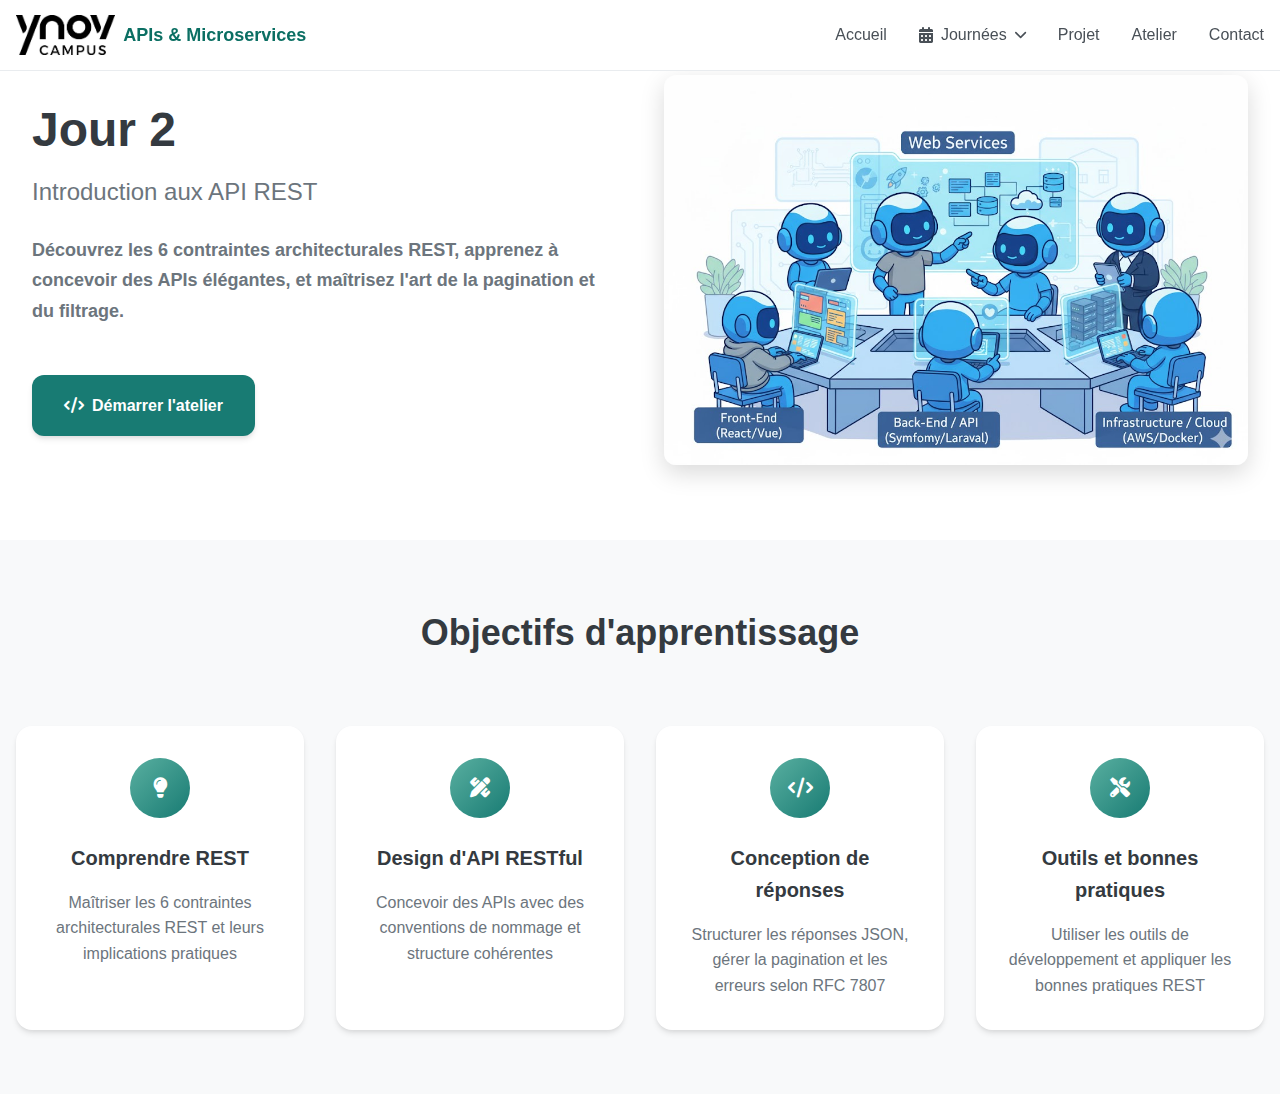
<file: temp_day3_new.html>
<!DOCTYPE html>
<html lang="fr">
<head>
  <meta charset="UTF-8">
  <meta name="viewport" content="width=device-width, initial-scale=1.0">
  <title>Jour 2 — Introduction aux API REST | Web Services</title>
  <link rel="stylesheet" href="../styles/styles.css">
  <link rel="stylesheet" href="../styles/day2.css">
  <link rel="stylesheet" href="https://cdnjs.cloudflare.com/ajax/libs/font-awesome/6.0.0/css/all.min.css">
</head>
<body>
  <!-- Navigation -->
  <nav class="navbar">
    <div class="nav-container">
      <div class="nav-logo">
        <img src="../assets/logo.jpeg" alt="YNOV Campus" class="logo-img">
        <span class="logo-text">APIs & Microservices</span>
      </div>
      <ul class="nav-menu">
        <li class="nav-item"><a href="../index.html" class="nav-link">Accueil</a></li>
        <li class="nav-item dropdown">
          <a href="#" class="nav-link dropdown-toggle">
            <i class="fas fa-calendar-alt"></i> Journées
            <i class="fas fa-chevron-down"></i>
          </a>
          <div class="dropdown-menu">
            <a href="day1.html" class="dropdown-item">Jour 1 - Théorie</a>
            <a href="day1FilRouge.html" class="dropdown-item">Jour 1 - Fil Rouge</a>
            <a href="day2.html" class="dropdown-item active">Jour 2 - Théorie</a>
            <a href="day2FilRouge.html" class="dropdown-item">Jour 2 - Fil Rouge</a>
            <a href="day3.html" class="dropdown-item">Jour 3 - Théorie</a>
            <a href="day3FilRouge.html" class="dropdown-item">Jour 3 - Fil Rouge</a>
          </div>
        </li>
        <li class="nav-item"><a href="../index.html#projet" class="nav-link">Projet</a></li>
        <li class="nav-item"><a href="#atelier" class="nav-link">Atelier</a></li>
        <li class="nav-item"><a href="../index.html#contact" class="nav-link">Contact</a></li>
      </ul>
      <div class="hamburger">
        <span class="bar"></span>
        <span class="bar"></span>
        <span class="bar"></span>
      </div>
    </div>
  </nav>

  <!-- Hero -->
  <section class="hero" style="min-height: 60vh;">
    <div class="container">
      <div class="hero-content">
        <div class="hero-text">
          <h1 class="hero-title">Jour 2</h1>
          <h2 class="hero-subtitle">Introduction aux API REST</h2>
          <p class="hero-description">
            Découvrez les 6 contraintes architecturales REST, apprenez à concevoir des APIs élégantes, 
            et maîtrisez l'art de la pagination et du filtrage.
          </p>
          <div class="hero-buttons">
            <a href="day2FilRouge.html" class="btn btn-primary"><i class="fas fa-code"></i>Démarrer l'atelier</a>
            <a href="../index.html#programme" class="btn btn-secondary"><i class="fas fa-arrow-left"></i>Retour au programme</a>
          </div>
        </div>
        <div class="hero-image-container">
          <img src="../assets/webservices.jpg" alt="Web Services" class="hero-image">
        </div>
      </div>
    </div>
  </section>


  <!-- Objectifs -->
  <section class="introduction">
    <div class="container">
      <div class="section-header">
        <h2 class="section-title">Objectifs d'apprentissage</h2>
      </div>
      <div class="intro-grid">
        <div class="intro-card">
          <div class="card-icon"><i class="fas fa-lightbulb"></i></div>
          <h3>Comprendre REST</h3>
          <p>Maîtriser les 6 contraintes architecturales REST et leurs implications pratiques</p>
        </div>
        <div class="intro-card">
          <div class="card-icon"><i class="fas fa-pencil-ruler"></i></div>
          <h3>Design d'API RESTful</h3>
          <p>Concevoir des APIs avec des conventions de nommage et structure cohérentes</p>
        </div>
        <div class="intro-card">
          <div class="card-icon"><i class="fas fa-code"></i></div>
          <h3>Conception de réponses</h3>
          <p>Structurer les réponses JSON, gérer la pagination et les erreurs selon RFC 7807</p>
        </div>
        <div class="intro-card">
          <div class="card-icon"><i class="fas fa-tools"></i></div>
          <h3>Outils et bonnes pratiques</h3>
          <p>Utiliser les outils de développement et appliquer les bonnes pratiques REST</p>
        </div>
      </div>
    </div>
  </section>
</file>
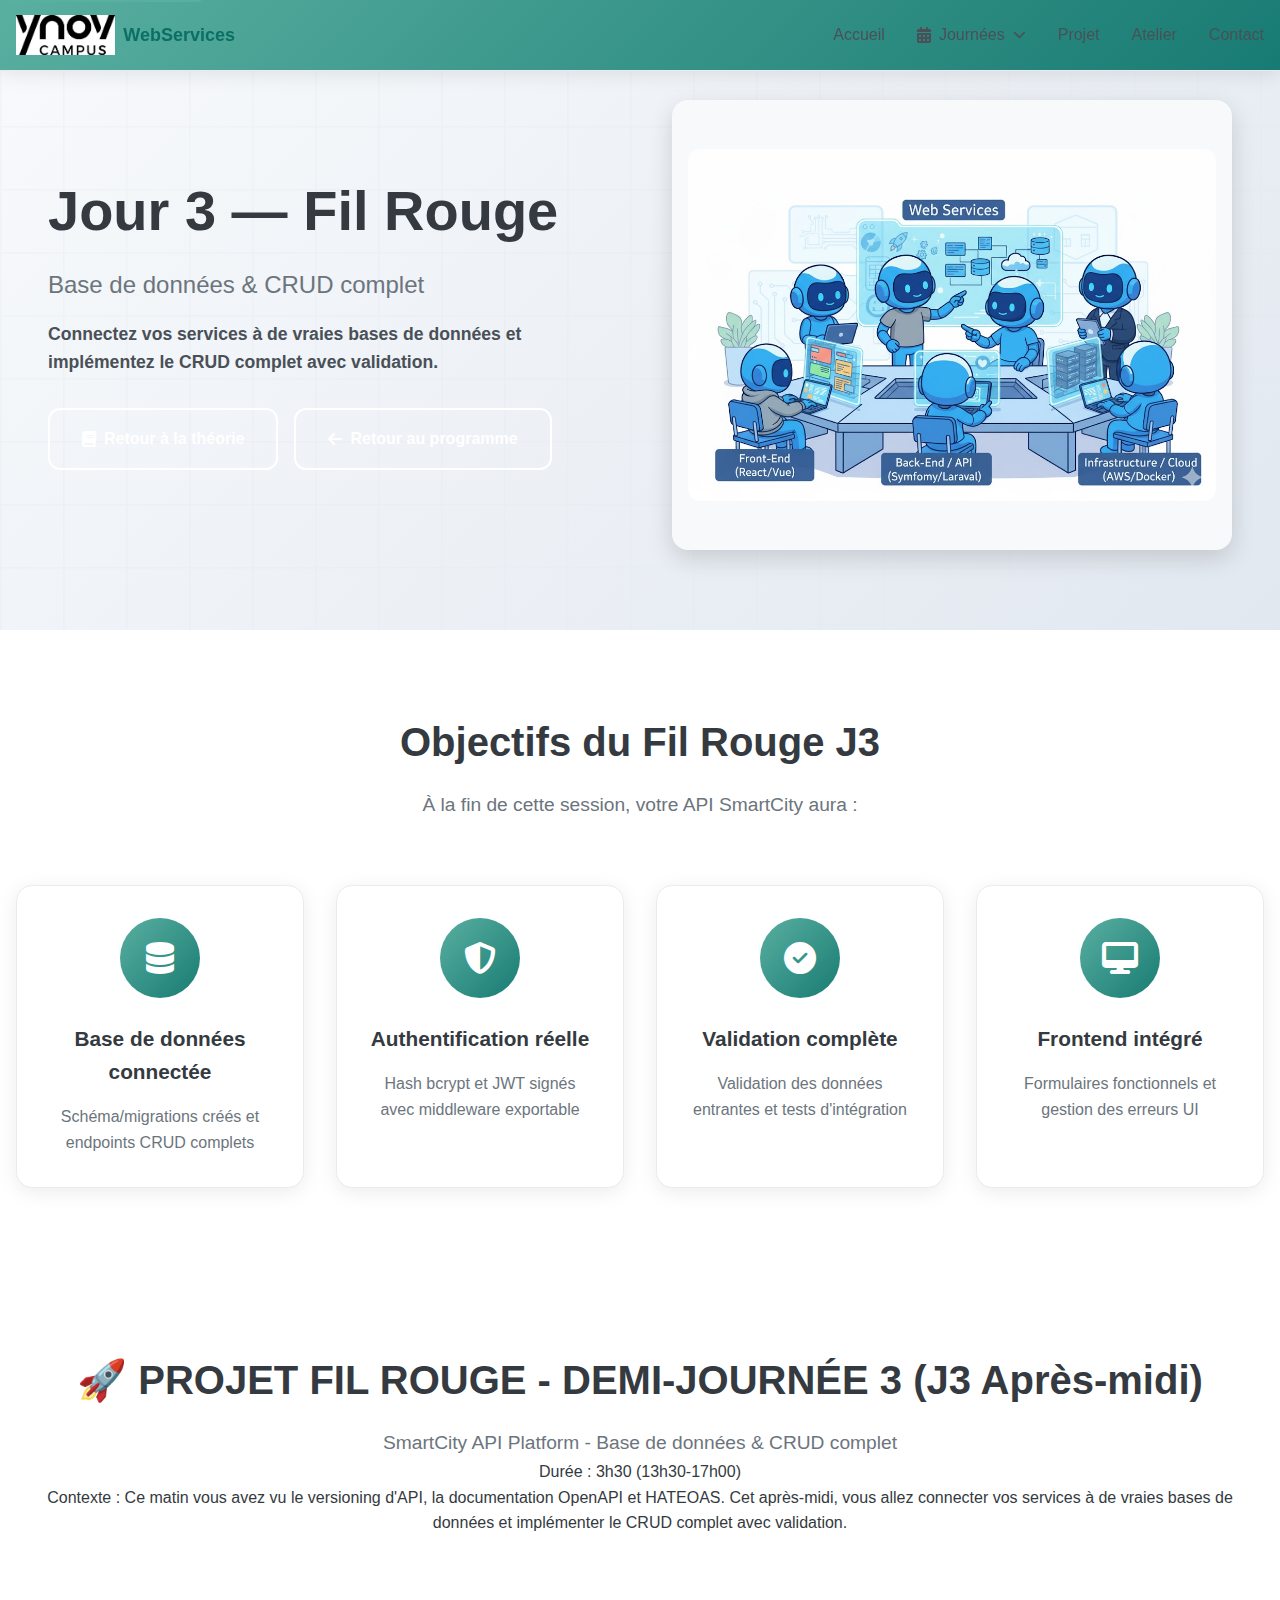
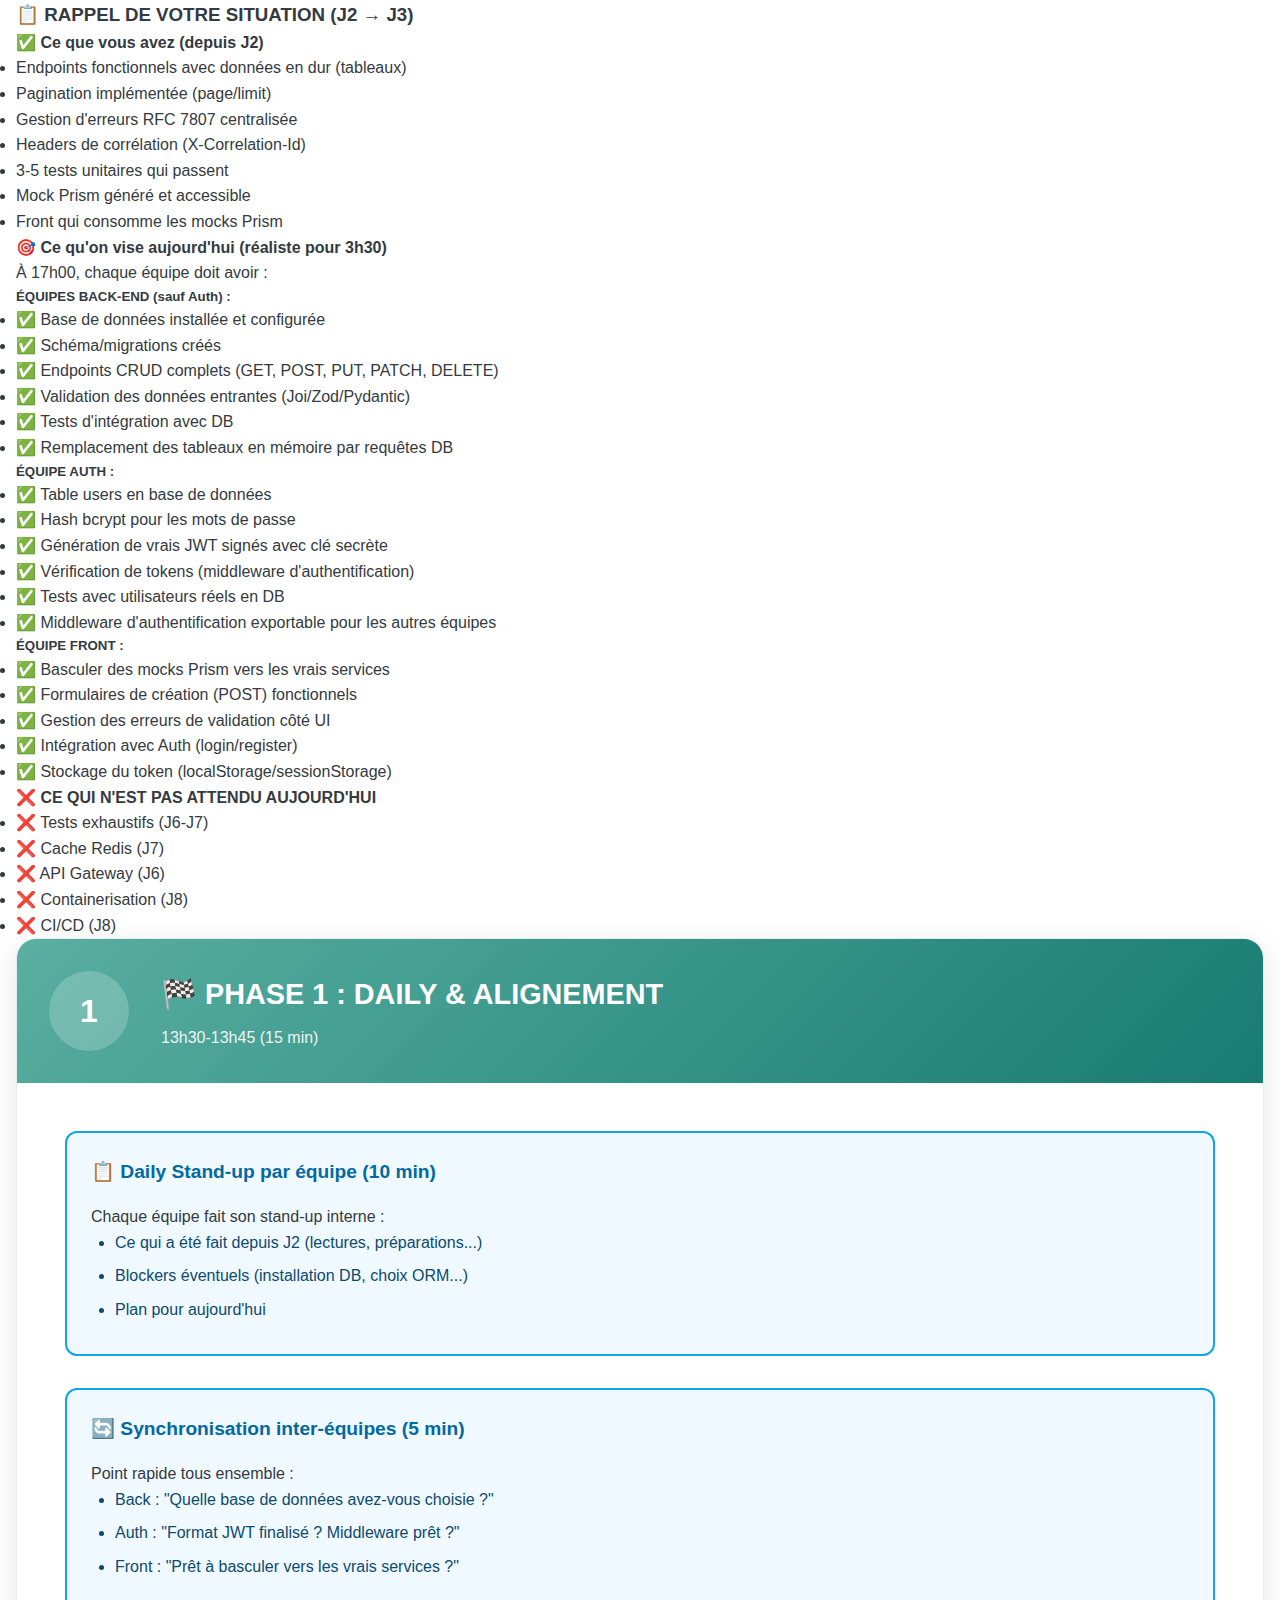
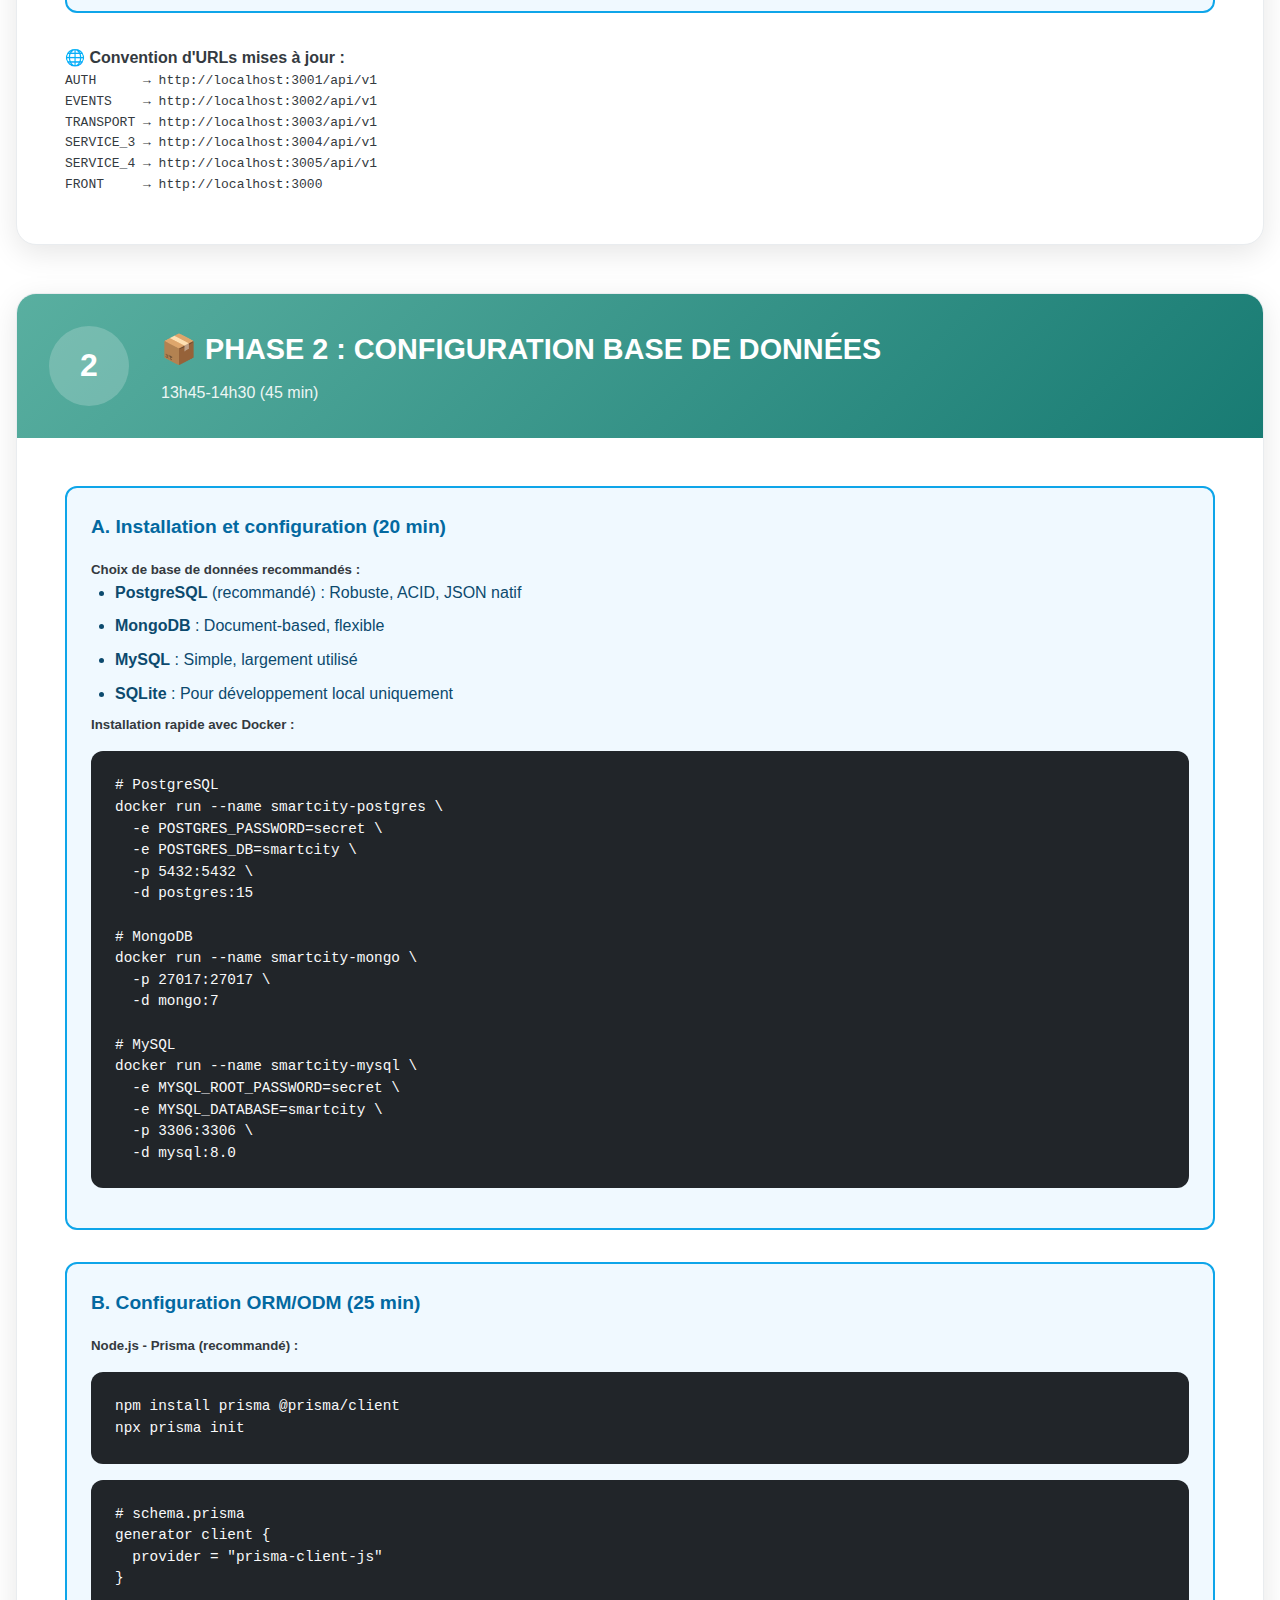
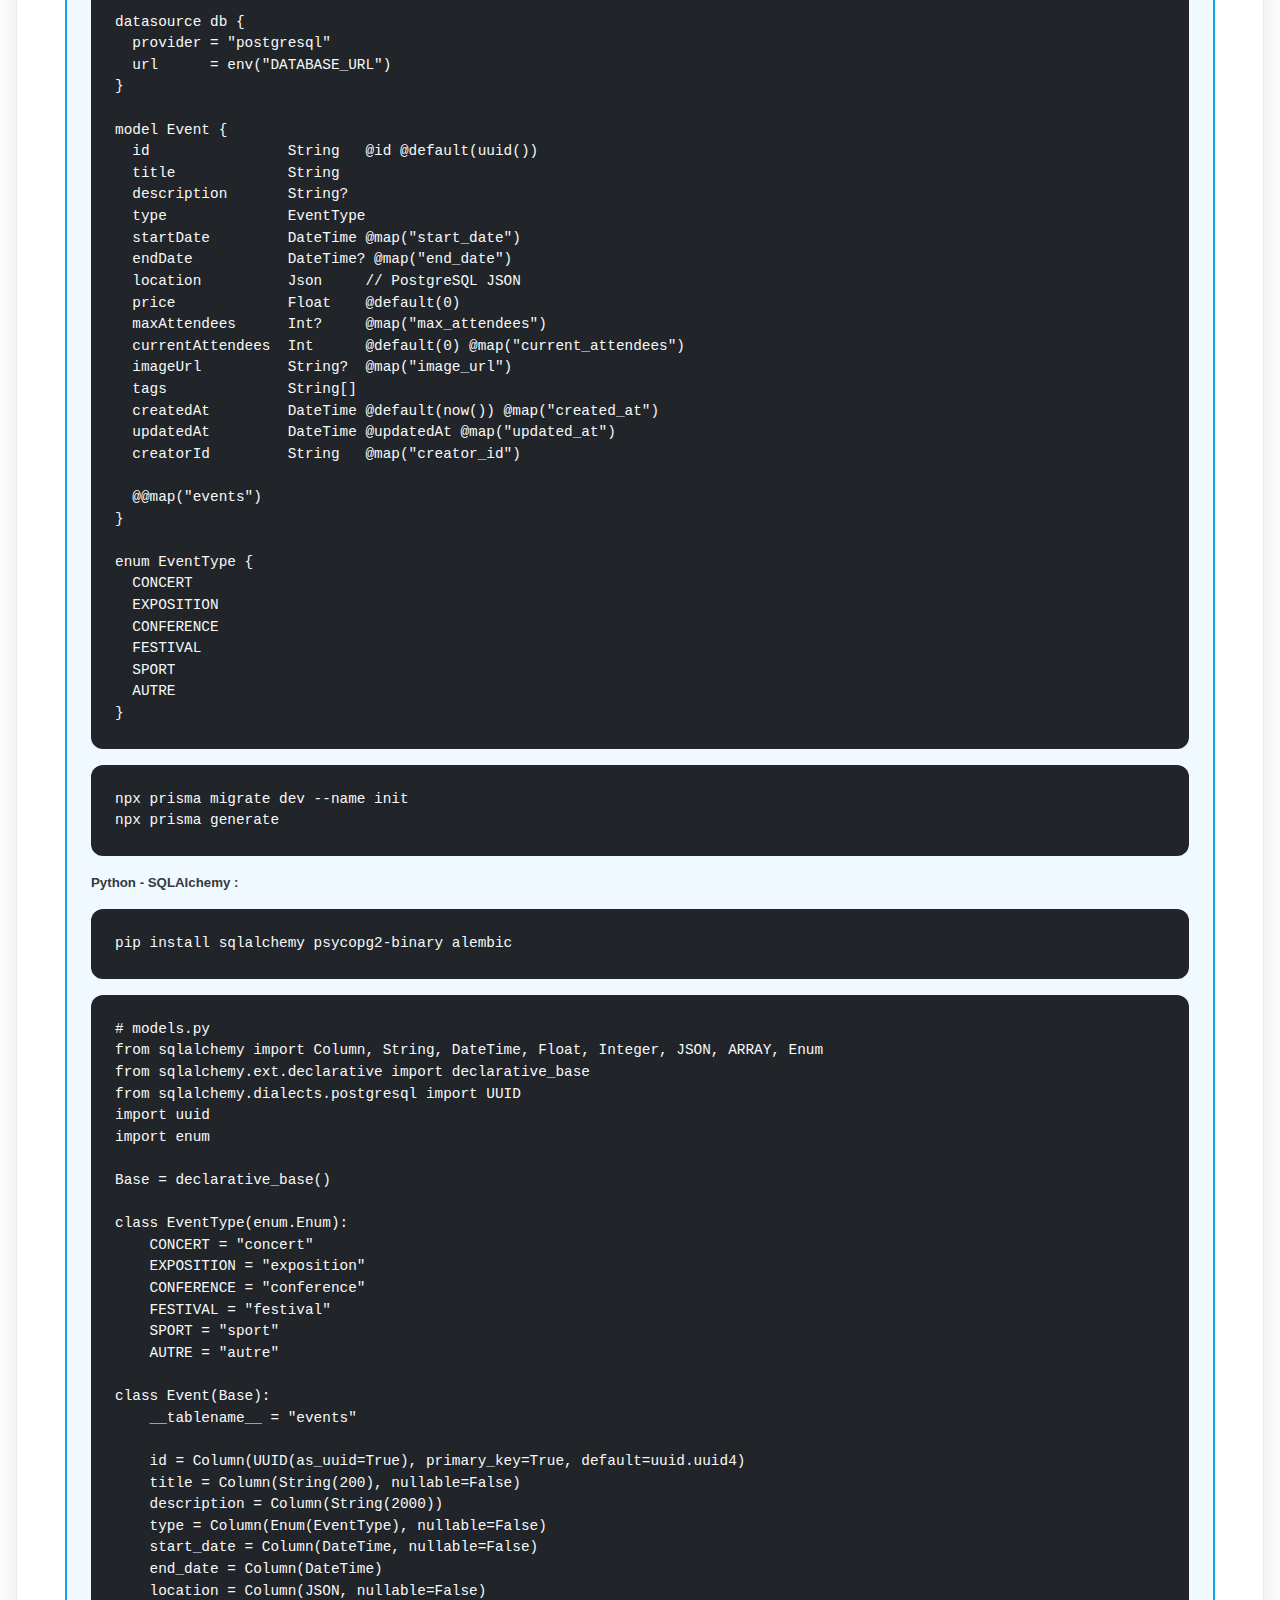
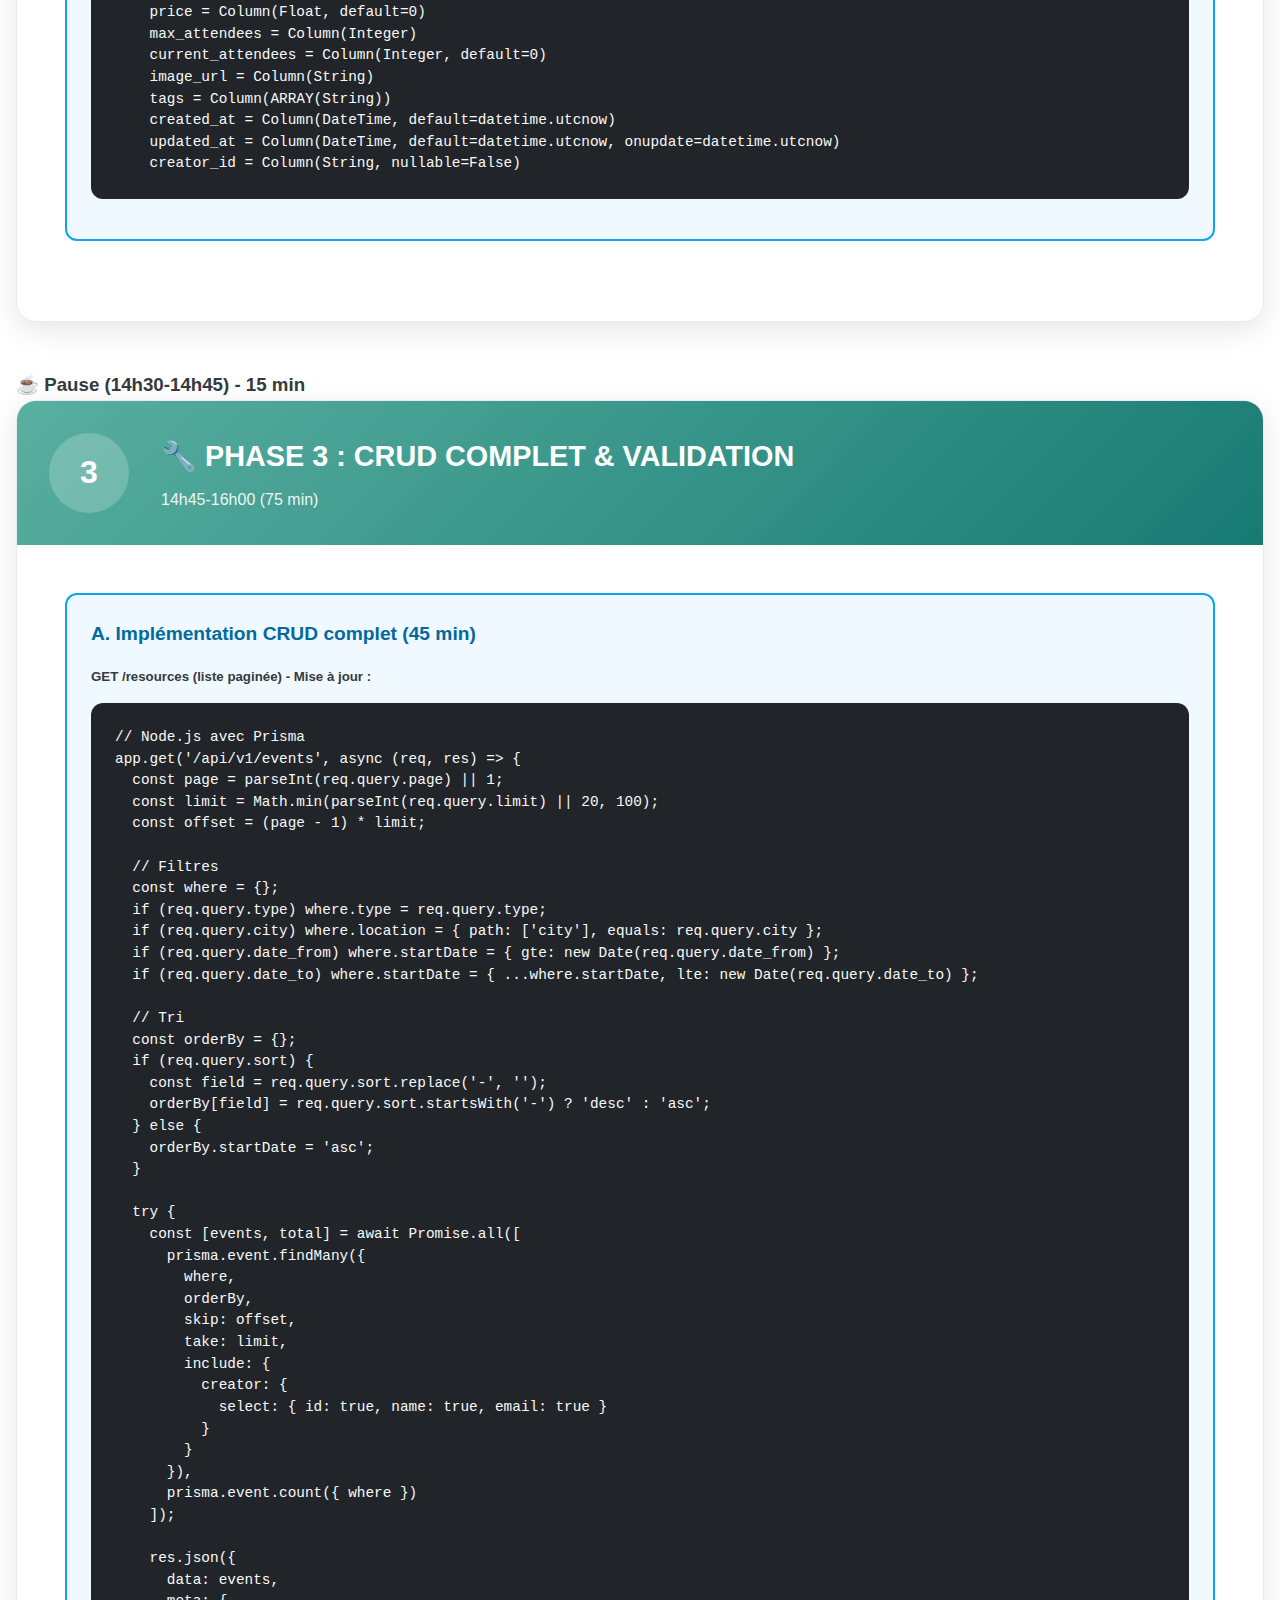
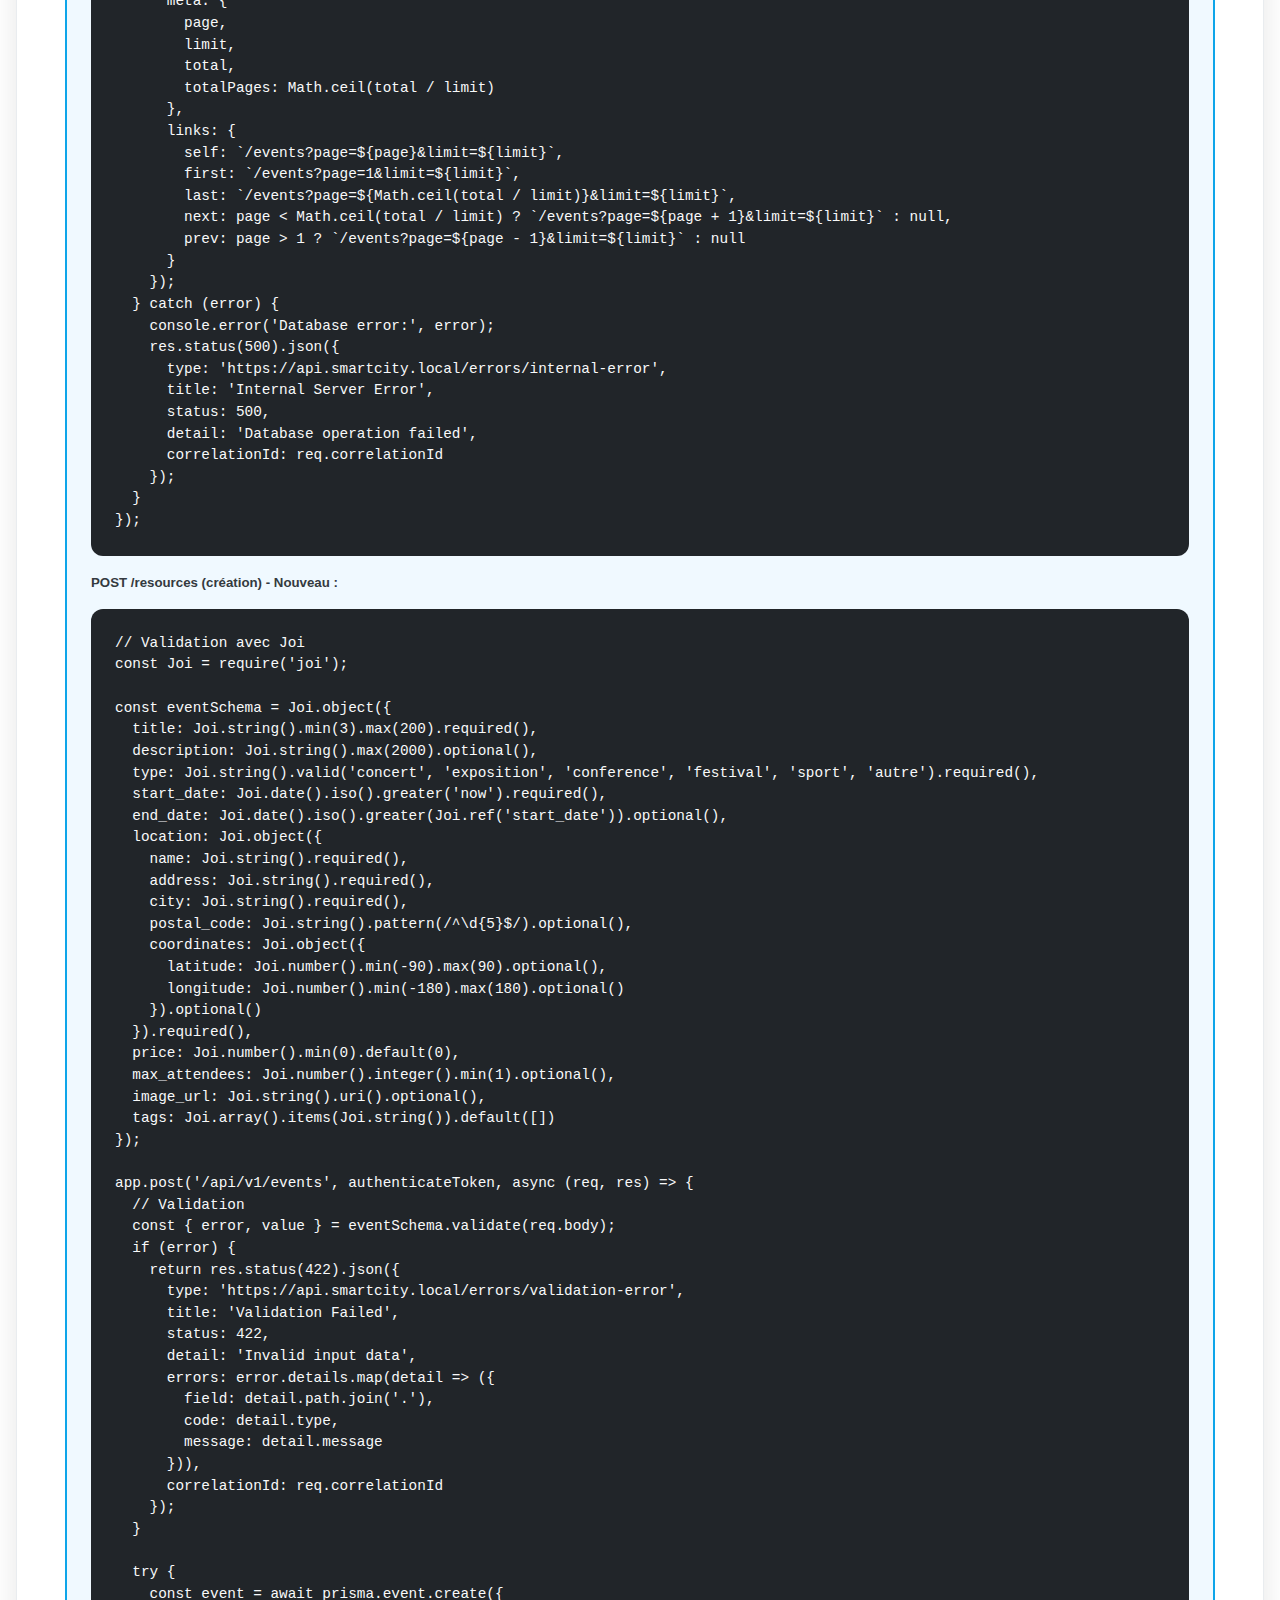
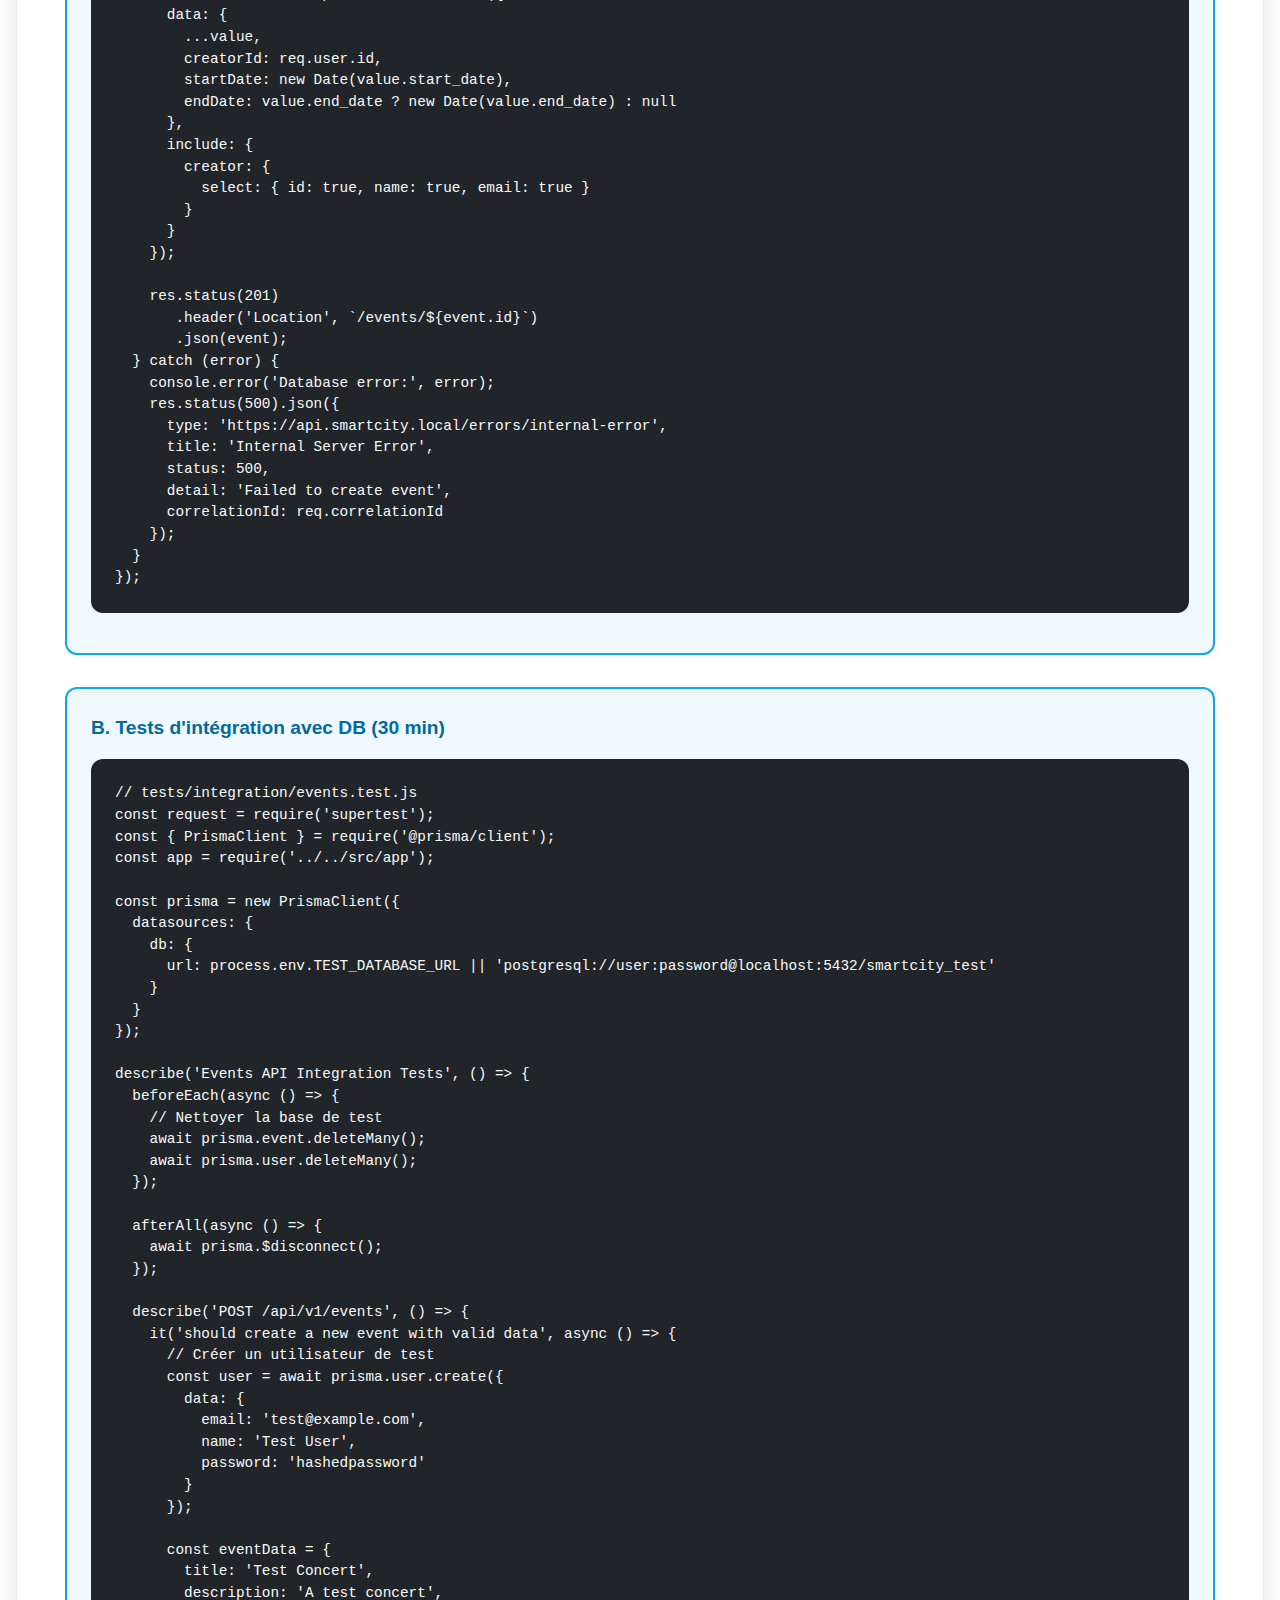
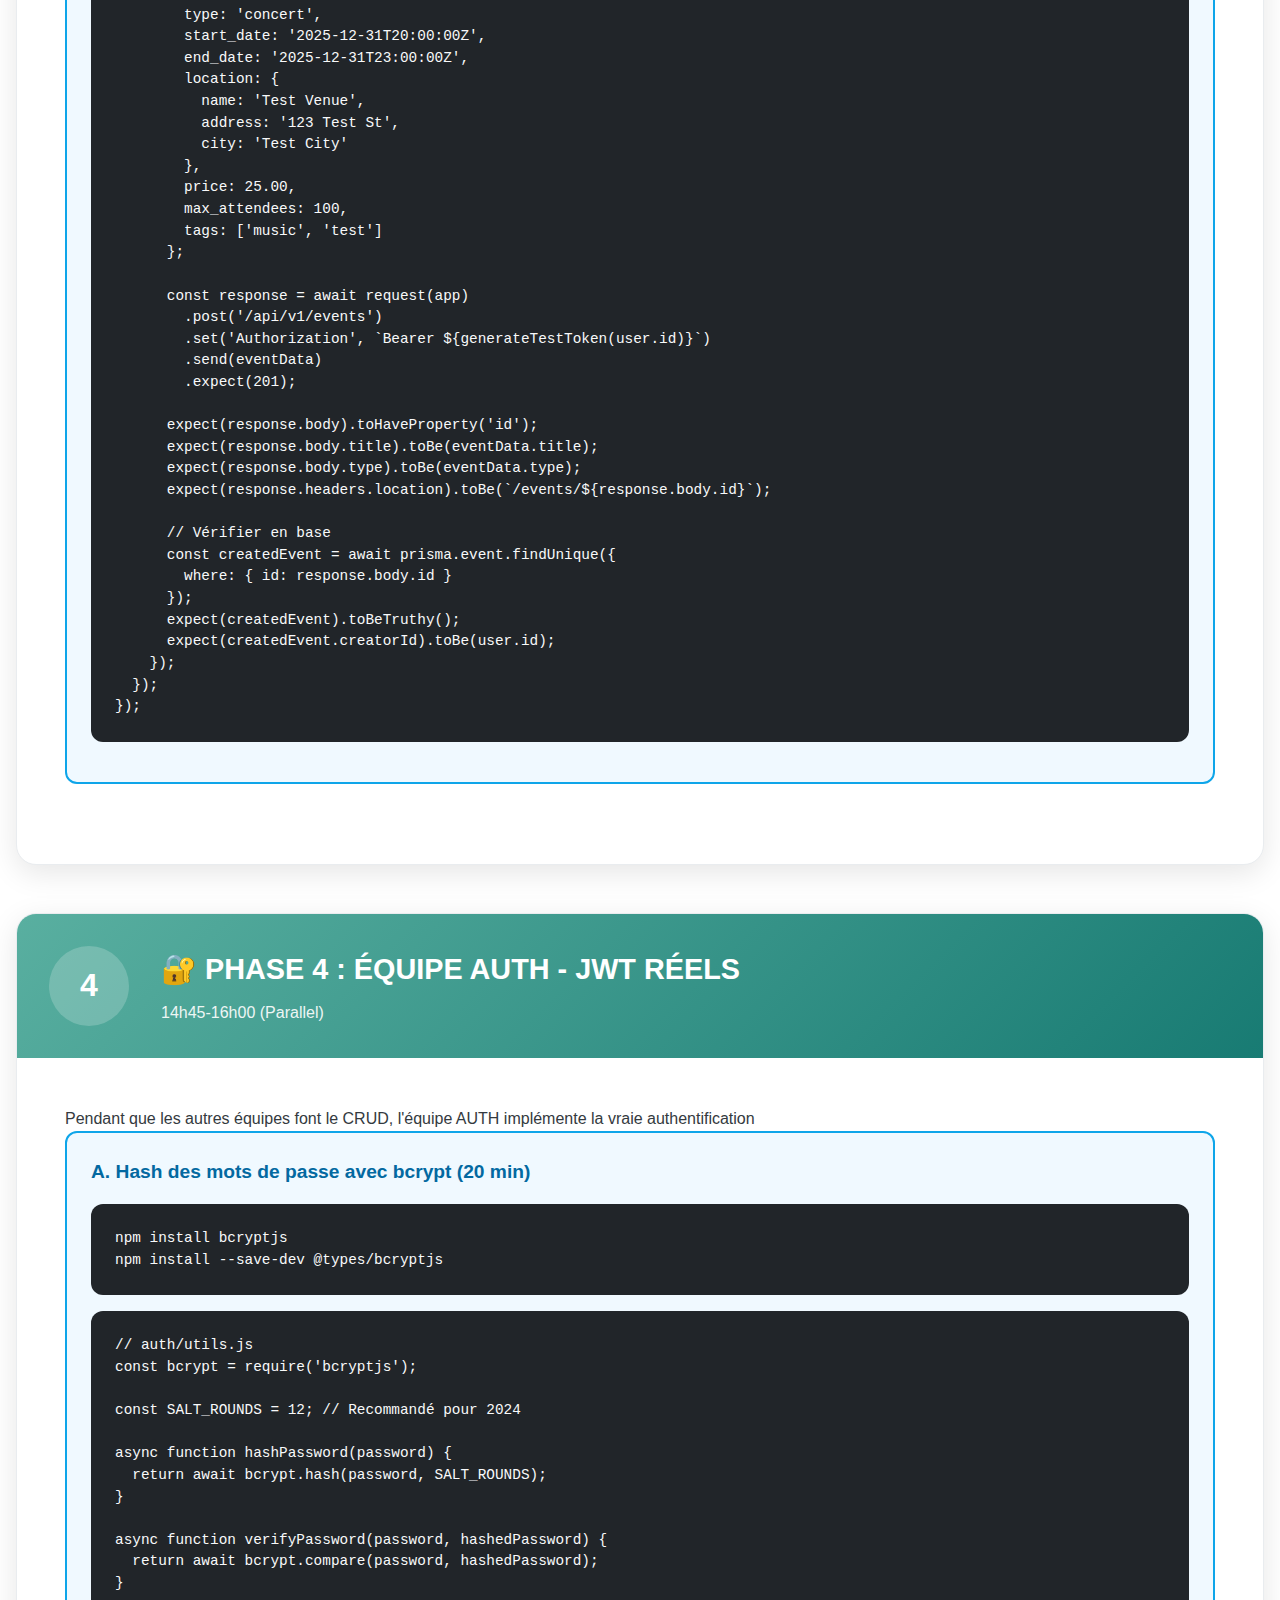
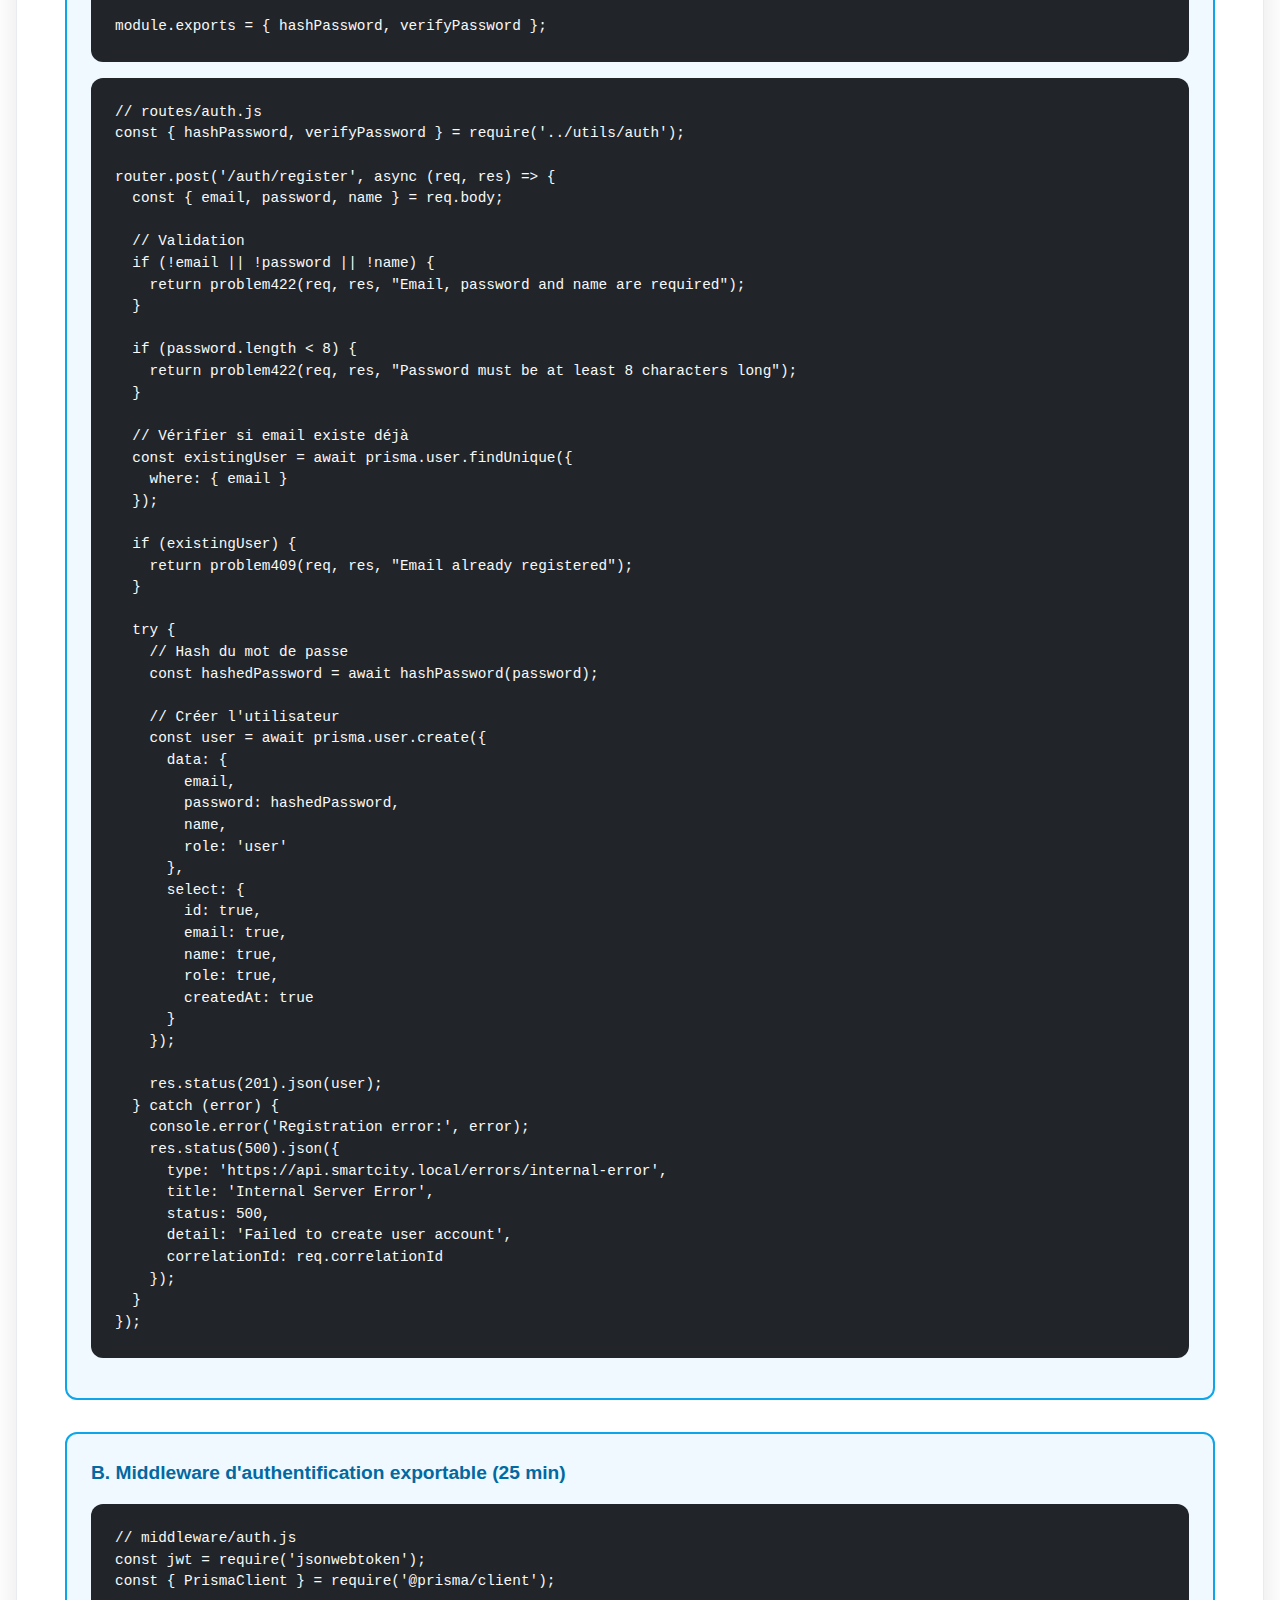
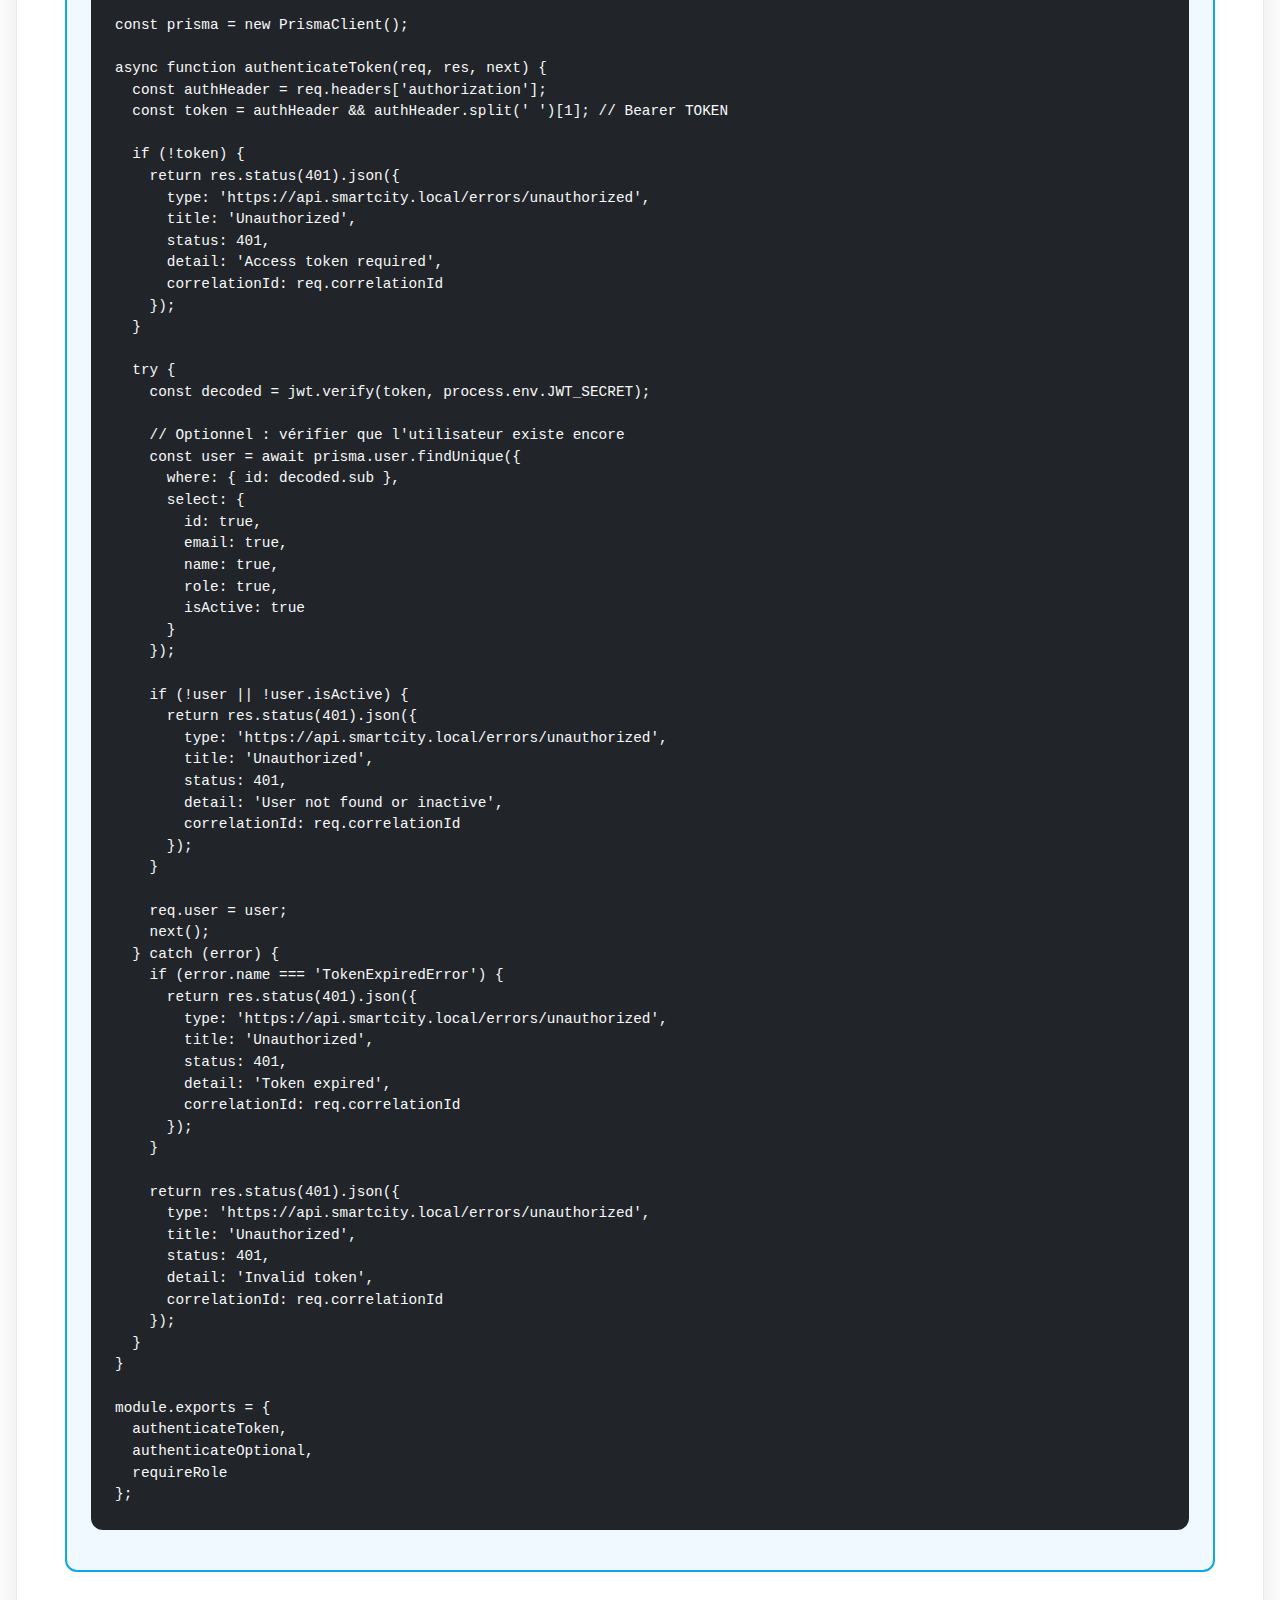
<file: pages/day3FilRouge.html>
<!DOCTYPE html>
<html lang="fr">
<head>
  <meta charset="UTF-8">
  <meta name="viewport" content="width=device-width, initial-scale=1.0">
  <title>Jour 3 — Fil Rouge : Développement d'API REST Avancé</title>
  <link rel="stylesheet" href="../styles/styles.css">
  <link rel="stylesheet" href="../styles/day3FilRouge.css">
  <link rel="stylesheet" href="https://cdnjs.cloudflare.com/ajax/libs/font-awesome/6.4.0/css/all.min.css">
</head>
<body>
  <!-- Navigation -->
  <nav class="navbar">
    <div class="nav-container">
      <div class="nav-logo">
        <img src="../assets/logo.jpeg" alt="YNOV Campus" class="logo-img">
        <span class="logo-text">WebServices</span>
      </div>
      <ul class="nav-menu">
        <li class="nav-item"><a href="../index.html" class="nav-link">Accueil</a></li>
        <li class="nav-item dropdown">
          <a href="#" class="nav-link dropdown-toggle">
            <i class="fas fa-calendar-alt"></i> Journées
            <i class="fas fa-chevron-down"></i>
          </a>
          <div class="dropdown-menu">
            <a href="day1.html" class="dropdown-item">Jour 1 - Théorie</a>
            <a href="day1FilRouge.html" class="dropdown-item">Jour 1 - Fil Rouge</a>
            <a href="day2.html" class="dropdown-item">Jour 2 - Théorie</a>
            <a href="day2FilRouge.html" class="dropdown-item">Jour 2 - Fil Rouge</a>
            <a href="day3.html" class="dropdown-item">Jour 3 - Théorie</a>
            <a href="day3FilRouge.html" class="dropdown-item">Jour 3 - Fil Rouge</a>
          </div>
        </li>
        <li class="nav-item"><a href="../index.html#projet" class="nav-link">Projet</a></li>
        <li class="nav-item"><a href="#atelier" class="nav-link">Atelier</a></li>
        <li class="nav-item"><a href="../index.html#contact" class="nav-link">Contact</a></li>
      </ul>
      <div class="hamburger">
        <span class="bar"></span>
        <span class="bar"></span>
        <span class="bar"></span>
      </div>
    </div>
  </nav>

  <!-- Hero -->
  <section class="hero" style="min-height: 60vh;">
    <div class="container">
      <div class="hero-content">
        <div class="hero-text">
          <h1 class="hero-title">Jour 3 — Fil Rouge</h1>
          <p class="hero-subtitle">Base de données & CRUD complet</p>
          <p class="hero-description">Connectez vos services à de vraies bases de données et implémentez le CRUD complet avec validation.</p>
          <div class="hero-buttons">
            <a href="day3.html" class="btn btn-secondary">
              <i class="fas fa-book"></i> Retour à la théorie
            </a>
            <a href="../index.html#programme" class="btn btn-secondary"><i class="fas fa-arrow-left"></i>Retour au programme</a>
          </div>
        </div>
        <div class="hero-image-container">
          <img src="../assets/webservices.jpg" alt="Web Services" class="hero-image">
        </div>
      </div>
    </div>
  </section>

  <!-- Objectifs du Fil Rouge -->
  <section class="objectives">
    <div class="container">
      <div class="section-header">
        <h2 class="section-title">Objectifs du Fil Rouge J3</h2>
        <p class="section-subtitle">À la fin de cette session, votre API SmartCity aura :</p>
      </div>
      <div class="objectives-grid">
        <div class="objective-card">
          <div class="objective-icon">
            <i class="fas fa-database"></i>
          </div>
          <h3>Base de données connectée</h3>
          <p>Schéma/migrations créés et endpoints CRUD complets</p>
        </div>
        <div class="objective-card">
          <div class="objective-icon">
            <i class="fas fa-shield-alt"></i>
          </div>
          <h3>Authentification réelle</h3>
          <p>Hash bcrypt et JWT signés avec middleware exportable</p>
        </div>
        <div class="objective-card">
          <div class="objective-icon">
            <i class="fas fa-check-circle"></i>
          </div>
          <h3>Validation complète</h3>
          <p>Validation des données entrantes et tests d'intégration</p>
        </div>
        <div class="objective-card">
          <div class="objective-icon">
            <i class="fas fa-desktop"></i>
          </div>
          <h3>Frontend intégré</h3>
          <p>Formulaires fonctionnels et gestion des erreurs UI</p>
        </div>
      </div>
    </div>
  </section>

  <!-- Contenu du Fil Rouge -->
  <section class="workshop-content">
    <div class="container">
      <div class="section-header">
        <h2 class="section-title">🚀 PROJET FIL ROUGE - DEMI-JOURNÉE 3 (J3 Après-midi)</h2>
        <p class="section-subtitle">SmartCity API Platform - Base de données & CRUD complet</p>
        <p class="workshop-duration">Durée : 3h30 (13h30-17h00)</p>
        <p class="workshop-context">Contexte : Ce matin vous avez vu le versioning d'API, la documentation OpenAPI et HATEOAS. Cet après-midi, vous allez connecter vos services à de vraies bases de données et implémenter le CRUD complet avec validation.</p>
      </div>

      <!-- Rappel de la situation -->
      <div class="situation-recap">
        <h3>📋 RAPPEL DE VOTRE SITUATION (J2 → J3)</h3>
        
        <div class="recap-grid">
          <div class="recap-card completed">
            <h4>✅ Ce que vous avez (depuis J2)</h4>
            <ul>
              <li>Endpoints fonctionnels avec données en dur (tableaux)</li>
              <li>Pagination implémentée (page/limit)</li>
              <li>Gestion d'erreurs RFC 7807 centralisée</li>
              <li>Headers de corrélation (X-Correlation-Id)</li>
              <li>3-5 tests unitaires qui passent</li>
              <li>Mock Prism généré et accessible</li>
              <li>Front qui consomme les mocks Prism</li>
            </ul>
          </div>
          
          <div class="recap-card target">
            <h4>🎯 Ce qu'on vise aujourd'hui (réaliste pour 3h30)</h4>
            <p>À 17h00, chaque équipe doit avoir :</p>
            
            <div class="team-goals">
              <h5>ÉQUIPES BACK-END (sauf Auth) :</h5>
              <ul>
                <li>✅ Base de données installée et configurée</li>
                <li>✅ Schéma/migrations créés</li>
                <li>✅ Endpoints CRUD complets (GET, POST, PUT, PATCH, DELETE)</li>
                <li>✅ Validation des données entrantes (Joi/Zod/Pydantic)</li>
                <li>✅ Tests d'intégration avec DB</li>
                <li>✅ Remplacement des tableaux en mémoire par requêtes DB</li>
              </ul>
              
              <h5>ÉQUIPE AUTH :</h5>
              <ul>
                <li>✅ Table users en base de données</li>
                <li>✅ Hash bcrypt pour les mots de passe</li>
                <li>✅ Génération de vrais JWT signés avec clé secrète</li>
                <li>✅ Vérification de tokens (middleware d'authentification)</li>
                <li>✅ Tests avec utilisateurs réels en DB</li>
                <li>✅ Middleware d'authentification exportable pour les autres équipes</li>
              </ul>
              
              <h5>ÉQUIPE FRONT :</h5>
              <ul>
                <li>✅ Basculer des mocks Prism vers les vrais services</li>
                <li>✅ Formulaires de création (POST) fonctionnels</li>
                <li>✅ Gestion des erreurs de validation côté UI</li>
                <li>✅ Intégration avec Auth (login/register)</li>
                <li>✅ Stockage du token (localStorage/sessionStorage)</li>
              </ul>
            </div>
          </div>
        </div>
        
        <div class="not-expected">
          <h4>❌ CE QUI N'EST PAS ATTENDU AUJOURD'HUI</h4>
          <ul>
            <li>❌ Tests exhaustifs (J6-J7)</li>
            <li>❌ Cache Redis (J7)</li>
            <li>❌ API Gateway (J6)</li>
            <li>❌ Containerisation (J8)</li>
            <li>❌ CI/CD (J8)</li>
          </ul>
        </div>
      </div>

      <!-- Phase 1: Daily & Alignement -->
      <div class="phase-card">
        <div class="phase-header">
          <div class="phase-number">1</div>
          <div class="phase-info">
            <h3>🏁 PHASE 1 : DAILY & ALIGNEMENT</h3>
            <p class="phase-duration">13h30-13h45 (15 min)</p>
          </div>
        </div>
        <div class="phase-content">
          <div class="phase-objectives">
            <h4>📋 Daily Stand-up par équipe (10 min)</h4>
            <p>Chaque équipe fait son stand-up interne :</p>
            <ul>
              <li>Ce qui a été fait depuis J2 (lectures, préparations...)</li>
              <li>Blockers éventuels (installation DB, choix ORM...)</li>
              <li>Plan pour aujourd'hui</li>
            </ul>
          </div>
          
          <div class="phase-objectives">
            <h4>🔄 Synchronisation inter-équipes (5 min)</h4>
            <p>Point rapide tous ensemble :</p>
            <ul>
              <li>Back : "Quelle base de données avez-vous choisie ?"</li>
              <li>Auth : "Format JWT finalisé ? Middleware prêt ?"</li>
              <li>Front : "Prêt à basculer vers les vrais services ?"</li>
            </ul>
          </div>
          
          <div class="convention-box">
            <h4>🌐 Convention d'URLs mises à jour :</h4>
            <pre><code class="text">AUTH      → http://localhost:3001/api/v1
EVENTS    → http://localhost:3002/api/v1
TRANSPORT → http://localhost:3003/api/v1
SERVICE_3 → http://localhost:3004/api/v1
SERVICE_4 → http://localhost:3005/api/v1
FRONT     → http://localhost:3000</code></pre>
          </div>
        </div>
      </div>

      <!-- Phase 2: Configuration Base de données -->
      <div class="phase-card">
        <div class="phase-header">
          <div class="phase-number">2</div>
          <div class="phase-info">
            <h3>📦 PHASE 2 : CONFIGURATION BASE DE DONNÉES</h3>
            <p class="phase-duration">13h45-14h30 (45 min)</p>
          </div>
        </div>
        <div class="phase-content">
          <div class="phase-objectives">
            <h4>A. Installation et configuration (20 min)</h4>
            
            <h5>Choix de base de données recommandés :</h5>
            <ul>
              <li><strong>PostgreSQL</strong> (recommandé) : Robuste, ACID, JSON natif</li>
              <li><strong>MongoDB</strong> : Document-based, flexible</li>
              <li><strong>MySQL</strong> : Simple, largement utilisé</li>
              <li><strong>SQLite</strong> : Pour développement local uniquement</li>
            </ul>
            
            <h5>Installation rapide avec Docker :</h5>
            <div class="code-example">
              <pre><code class="bash"># PostgreSQL
docker run --name smartcity-postgres \
  -e POSTGRES_PASSWORD=secret \
  -e POSTGRES_DB=smartcity \
  -p 5432:5432 \
  -d postgres:15

# MongoDB
docker run --name smartcity-mongo \
  -p 27017:27017 \
  -d mongo:7

# MySQL
docker run --name smartcity-mysql \
  -e MYSQL_ROOT_PASSWORD=secret \
  -e MYSQL_DATABASE=smartcity \
  -p 3306:3306 \
  -d mysql:8.0</code></pre>
            </div>
          </div>
          
          <div class="phase-objectives">
            <h4>B. Configuration ORM/ODM (25 min)</h4>
            
            <h5>Node.js - Prisma (recommandé) :</h5>
            <div class="code-example">
              <pre><code class="bash">npm install prisma @prisma/client
npx prisma init</code></pre>
            </div>
            
            <div class="code-example">
              <pre><code class="prisma"># schema.prisma
generator client {
  provider = "prisma-client-js"
}

datasource db {
  provider = "postgresql"
  url      = env("DATABASE_URL")
}

model Event {
  id                String   @id @default(uuid())
  title             String
  description       String?
  type              EventType
  startDate         DateTime @map("start_date")
  endDate           DateTime? @map("end_date")
  location          Json     // PostgreSQL JSON
  price             Float    @default(0)
  maxAttendees      Int?     @map("max_attendees")
  currentAttendees  Int      @default(0) @map("current_attendees")
  imageUrl          String?  @map("image_url")
  tags              String[]
  createdAt         DateTime @default(now()) @map("created_at")
  updatedAt         DateTime @updatedAt @map("updated_at")
  creatorId         String   @map("creator_id")
  
  @@map("events")
}

enum EventType {
  CONCERT
  EXPOSITION
  CONFERENCE
  FESTIVAL
  SPORT
  AUTRE
}</code></pre>
            </div>
            
            <div class="code-example">
              <pre><code class="bash">npx prisma migrate dev --name init
npx prisma generate</code></pre>
            </div>
            
            <h5>Python - SQLAlchemy :</h5>
            <div class="code-example">
              <pre><code class="bash">pip install sqlalchemy psycopg2-binary alembic</code></pre>
            </div>
            
            <div class="code-example">
              <pre><code class="python"># models.py
from sqlalchemy import Column, String, DateTime, Float, Integer, JSON, ARRAY, Enum
from sqlalchemy.ext.declarative import declarative_base
from sqlalchemy.dialects.postgresql import UUID
import uuid
import enum

Base = declarative_base()

class EventType(enum.Enum):
    CONCERT = "concert"
    EXPOSITION = "exposition"
    CONFERENCE = "conference"
    FESTIVAL = "festival"
    SPORT = "sport"
    AUTRE = "autre"

class Event(Base):
    __tablename__ = "events"
    
    id = Column(UUID(as_uuid=True), primary_key=True, default=uuid.uuid4)
    title = Column(String(200), nullable=False)
    description = Column(String(2000))
    type = Column(Enum(EventType), nullable=False)
    start_date = Column(DateTime, nullable=False)
    end_date = Column(DateTime)
    location = Column(JSON, nullable=False)
    price = Column(Float, default=0)
    max_attendees = Column(Integer)
    current_attendees = Column(Integer, default=0)
    image_url = Column(String)
    tags = Column(ARRAY(String))
    created_at = Column(DateTime, default=datetime.utcnow)
    updated_at = Column(DateTime, default=datetime.utcnow, onupdate=datetime.utcnow)
    creator_id = Column(String, nullable=False)</code></pre>
            </div>
          </div>
        </div>
      </div>

      <!-- Pause -->
      <div class="pause-card">
        <h3>☕ Pause (14h30-14h45) - 15 min</h3>
      </div>

      <!-- Phase 3: CRUD Complet & Validation -->
      <div class="phase-card">
        <div class="phase-header">
          <div class="phase-number">3</div>
          <div class="phase-info">
            <h3>🔧 PHASE 3 : CRUD COMPLET & VALIDATION</h3>
            <p class="phase-duration">14h45-16h00 (75 min)</p>
          </div>
        </div>
        <div class="phase-content">
          <div class="phase-objectives">
            <h4>A. Implémentation CRUD complet (45 min)</h4>
            
            <h5>GET /resources (liste paginée) - Mise à jour :</h5>
            <div class="code-example">
              <pre><code class="javascript">// Node.js avec Prisma
app.get('/api/v1/events', async (req, res) => {
  const page = parseInt(req.query.page) || 1;
  const limit = Math.min(parseInt(req.query.limit) || 20, 100);
  const offset = (page - 1) * limit;
  
  // Filtres
  const where = {};
  if (req.query.type) where.type = req.query.type;
  if (req.query.city) where.location = { path: ['city'], equals: req.query.city };
  if (req.query.date_from) where.startDate = { gte: new Date(req.query.date_from) };
  if (req.query.date_to) where.startDate = { ...where.startDate, lte: new Date(req.query.date_to) };
  
  // Tri
  const orderBy = {};
  if (req.query.sort) {
    const field = req.query.sort.replace('-', '');
    orderBy[field] = req.query.sort.startsWith('-') ? 'desc' : 'asc';
  } else {
    orderBy.startDate = 'asc';
  }
  
  try {
    const [events, total] = await Promise.all([
      prisma.event.findMany({
        where,
        orderBy,
        skip: offset,
        take: limit,
        include: {
          creator: {
            select: { id: true, name: true, email: true }
          }
        }
      }),
      prisma.event.count({ where })
    ]);
    
    res.json({
      data: events,
      meta: {
        page,
        limit,
        total,
        totalPages: Math.ceil(total / limit)
      },
      links: {
        self: `/events?page=${page}&limit=${limit}`,
        first: `/events?page=1&limit=${limit}`,
        last: `/events?page=${Math.ceil(total / limit)}&limit=${limit}`,
        next: page < Math.ceil(total / limit) ? `/events?page=${page + 1}&limit=${limit}` : null,
        prev: page > 1 ? `/events?page=${page - 1}&limit=${limit}` : null
      }
    });
  } catch (error) {
    console.error('Database error:', error);
    res.status(500).json({
      type: 'https://api.smartcity.local/errors/internal-error',
      title: 'Internal Server Error',
      status: 500,
      detail: 'Database operation failed',
      correlationId: req.correlationId
    });
  }
});</code></pre>
            </div>
            
            <h5>POST /resources (création) - Nouveau :</h5>
            <div class="code-example">
              <pre><code class="javascript">// Validation avec Joi
const Joi = require('joi');

const eventSchema = Joi.object({
  title: Joi.string().min(3).max(200).required(),
  description: Joi.string().max(2000).optional(),
  type: Joi.string().valid('concert', 'exposition', 'conference', 'festival', 'sport', 'autre').required(),
  start_date: Joi.date().iso().greater('now').required(),
  end_date: Joi.date().iso().greater(Joi.ref('start_date')).optional(),
  location: Joi.object({
    name: Joi.string().required(),
    address: Joi.string().required(),
    city: Joi.string().required(),
    postal_code: Joi.string().pattern(/^\d{5}$/).optional(),
    coordinates: Joi.object({
      latitude: Joi.number().min(-90).max(90).optional(),
      longitude: Joi.number().min(-180).max(180).optional()
    }).optional()
  }).required(),
  price: Joi.number().min(0).default(0),
  max_attendees: Joi.number().integer().min(1).optional(),
  image_url: Joi.string().uri().optional(),
  tags: Joi.array().items(Joi.string()).default([])
});

app.post('/api/v1/events', authenticateToken, async (req, res) => {
  // Validation
  const { error, value } = eventSchema.validate(req.body);
  if (error) {
    return res.status(422).json({
      type: 'https://api.smartcity.local/errors/validation-error',
      title: 'Validation Failed',
      status: 422,
      detail: 'Invalid input data',
      errors: error.details.map(detail => ({
        field: detail.path.join('.'),
        code: detail.type,
        message: detail.message
      })),
      correlationId: req.correlationId
    });
  }
  
  try {
    const event = await prisma.event.create({
      data: {
        ...value,
        creatorId: req.user.id,
        startDate: new Date(value.start_date),
        endDate: value.end_date ? new Date(value.end_date) : null
      },
      include: {
        creator: {
          select: { id: true, name: true, email: true }
        }
      }
    });
    
    res.status(201)
       .header('Location', `/events/${event.id}`)
       .json(event);
  } catch (error) {
    console.error('Database error:', error);
    res.status(500).json({
      type: 'https://api.smartcity.local/errors/internal-error',
      title: 'Internal Server Error',
      status: 500,
      detail: 'Failed to create event',
      correlationId: req.correlationId
    });
  }
});</code></pre>
            </div>
          </div>
          
          <div class="phase-objectives">
            <h4>B. Tests d'intégration avec DB (30 min)</h4>
            
            <div class="code-example">
              <pre><code class="javascript">// tests/integration/events.test.js
const request = require('supertest');
const { PrismaClient } = require('@prisma/client');
const app = require('../../src/app');

const prisma = new PrismaClient({
  datasources: {
    db: {
      url: process.env.TEST_DATABASE_URL || 'postgresql://user:password@localhost:5432/smartcity_test'
    }
  }
});

describe('Events API Integration Tests', () => {
  beforeEach(async () => {
    // Nettoyer la base de test
    await prisma.event.deleteMany();
    await prisma.user.deleteMany();
  });
  
  afterAll(async () => {
    await prisma.$disconnect();
  });
  
  describe('POST /api/v1/events', () => {
    it('should create a new event with valid data', async () => {
      // Créer un utilisateur de test
      const user = await prisma.user.create({
        data: {
          email: 'test@example.com',
          name: 'Test User',
          password: 'hashedpassword'
        }
      });
      
      const eventData = {
        title: 'Test Concert',
        description: 'A test concert',
        type: 'concert',
        start_date: '2025-12-31T20:00:00Z',
        end_date: '2025-12-31T23:00:00Z',
        location: {
          name: 'Test Venue',
          address: '123 Test St',
          city: 'Test City'
        },
        price: 25.00,
        max_attendees: 100,
        tags: ['music', 'test']
      };
      
      const response = await request(app)
        .post('/api/v1/events')
        .set('Authorization', `Bearer ${generateTestToken(user.id)}`)
        .send(eventData)
        .expect(201);
      
      expect(response.body).toHaveProperty('id');
      expect(response.body.title).toBe(eventData.title);
      expect(response.body.type).toBe(eventData.type);
      expect(response.headers.location).toBe(`/events/${response.body.id}`);
      
      // Vérifier en base
      const createdEvent = await prisma.event.findUnique({
        where: { id: response.body.id }
      });
      expect(createdEvent).toBeTruthy();
      expect(createdEvent.creatorId).toBe(user.id);
    });
  });
});</code></pre>
            </div>
          </div>
        </div>
      </div>

      <!-- Phase 4: Équipe Auth - JWT Réels -->
      <div class="phase-card">
        <div class="phase-header">
          <div class="phase-number">4</div>
          <div class="phase-info">
            <h3>🔐 PHASE 4 : ÉQUIPE AUTH - JWT RÉELS</h3>
            <p class="phase-duration">14h45-16h00 (Parallel)</p>
          </div>
        </div>
        <div class="phase-content">
          <p class="phase-note">Pendant que les autres équipes font le CRUD, l'équipe AUTH implémente la vraie authentification</p>
          
          <div class="phase-objectives">
            <h4>A. Hash des mots de passe avec bcrypt (20 min)</h4>
            
            <div class="code-example">
              <pre><code class="bash">npm install bcryptjs
npm install --save-dev @types/bcryptjs</code></pre>
            </div>
            
            <div class="code-example">
              <pre><code class="javascript">// auth/utils.js
const bcrypt = require('bcryptjs');

const SALT_ROUNDS = 12; // Recommandé pour 2024

async function hashPassword(password) {
  return await bcrypt.hash(password, SALT_ROUNDS);
}

async function verifyPassword(password, hashedPassword) {
  return await bcrypt.compare(password, hashedPassword);
}

module.exports = { hashPassword, verifyPassword };</code></pre>
            </div>
            
            <div class="code-example">
              <pre><code class="javascript">// routes/auth.js
const { hashPassword, verifyPassword } = require('../utils/auth');

router.post('/auth/register', async (req, res) => {
  const { email, password, name } = req.body;
  
  // Validation
  if (!email || !password || !name) {
    return problem422(req, res, "Email, password and name are required");
  }
  
  if (password.length < 8) {
    return problem422(req, res, "Password must be at least 8 characters long");
  }
  
  // Vérifier si email existe déjà
  const existingUser = await prisma.user.findUnique({
    where: { email }
  });
  
  if (existingUser) {
    return problem409(req, res, "Email already registered");
  }
  
  try {
    // Hash du mot de passe
    const hashedPassword = await hashPassword(password);
    
    // Créer l'utilisateur
    const user = await prisma.user.create({
      data: {
        email,
        password: hashedPassword,
        name,
        role: 'user'
      },
      select: {
        id: true,
        email: true,
        name: true,
        role: true,
        createdAt: true
      }
    });
    
    res.status(201).json(user);
  } catch (error) {
    console.error('Registration error:', error);
    res.status(500).json({
      type: 'https://api.smartcity.local/errors/internal-error',
      title: 'Internal Server Error',
      status: 500,
      detail: 'Failed to create user account',
      correlationId: req.correlationId
    });
  }
});</code></pre>
            </div>
          </div>
          
          <div class="phase-objectives">
            <h4>B. Middleware d'authentification exportable (25 min)</h4>
            
            <div class="code-example">
              <pre><code class="javascript">// middleware/auth.js
const jwt = require('jsonwebtoken');
const { PrismaClient } = require('@prisma/client');

const prisma = new PrismaClient();

async function authenticateToken(req, res, next) {
  const authHeader = req.headers['authorization'];
  const token = authHeader && authHeader.split(' ')[1]; // Bearer TOKEN
  
  if (!token) {
    return res.status(401).json({
      type: 'https://api.smartcity.local/errors/unauthorized',
      title: 'Unauthorized',
      status: 401,
      detail: 'Access token required',
      correlationId: req.correlationId
    });
  }
  
  try {
    const decoded = jwt.verify(token, process.env.JWT_SECRET);
    
    // Optionnel : vérifier que l'utilisateur existe encore
    const user = await prisma.user.findUnique({
      where: { id: decoded.sub },
      select: {
        id: true,
        email: true,
        name: true,
        role: true,
        isActive: true
      }
    });
    
    if (!user || !user.isActive) {
      return res.status(401).json({
        type: 'https://api.smartcity.local/errors/unauthorized',
        title: 'Unauthorized',
        status: 401,
        detail: 'User not found or inactive',
        correlationId: req.correlationId
      });
    }
    
    req.user = user;
    next();
  } catch (error) {
    if (error.name === 'TokenExpiredError') {
      return res.status(401).json({
        type: 'https://api.smartcity.local/errors/unauthorized',
        title: 'Unauthorized',
        status: 401,
        detail: 'Token expired',
        correlationId: req.correlationId
      });
    }
    
    return res.status(401).json({
      type: 'https://api.smartcity.local/errors/unauthorized',
      title: 'Unauthorized',
      status: 401,
      detail: 'Invalid token',
      correlationId: req.correlationId
    });
  }
}

module.exports = {
  authenticateToken,
  authenticateOptional,
  requireRole
};</code></pre>
            </div>
          </div>
        </div>
      </div>

      <!-- Phase 5: Intégration Front -->
      <div class="phase-card">
        <div class="phase-header">
          <div class="phase-number">5</div>
          <div class="phase-info">
            <h3>🎨 PHASE 5 : INTÉGRATION FRONT</h3>
            <p class="phase-duration">15h00-16h15 (Parallel)</p>
          </div>
        </div>
        <div class="phase-content">
          <p class="phase-note">Cette phase est spécifique à l'équipe FRONT</p>
          
          <div class="phase-objectives">
            <h4>A. Basculer vers les vrais services (30 min)</h4>
            
            <div class="code-example">
              <pre><code class="javascript">// front/src/config/api.js

const USE_MOCKS = process.env.REACT_APP_USE_MOCKS === 'true';

const API_BASE_URLS = {
  // URLs des vrais services
  events: USE_MOCKS ? 'http://localhost:4020' : 'http://localhost:3002/api/v1',
  transport: USE_MOCKS ? 'http://localhost:4030' : 'http://localhost:3003/api/v1',
  auth: USE_MOCKS ? 'http://localhost:4010' : 'http://localhost:3001/api/v1',
  // Ajoutez les autres services
};

export default API_BASE_URLS;</code></pre>
            </div>
            
            <div class="code-example">
              <pre><code class="javascript">// front/src/api/client.js
import API_BASE_URLS from '../config/api';

class ApiClient {
  constructor() {
    this.baseUrls = API_BASE_URLS;
    this.authToken = localStorage.getItem('authToken');
  }
  
  setAuthToken(token) {
    this.authToken = token;
    localStorage.setItem('authToken', token);
  }
  
  clearAuthToken() {
    this.authToken = null;
    localStorage.removeItem('authToken');
  }
  
  async request(service, endpoint, options = {}) {
    const baseUrl = this.baseUrls[service];
    const url = `${baseUrl}${endpoint}`;
    
    const headers = {
      'Accept': 'application/json',
      'Content-Type': 'application/json',
      'X-Correlation-Id': this.generateUUID(),
      ...options.headers
    };
    
    // Ajouter le token d'authentification si disponible
    if (this.authToken) {
      headers['Authorization'] = `Bearer ${this.authToken}`;
    }
    
    const config = {
      method: options.method || 'GET',
      headers,
      ...options
    };
    
    if (options.body && typeof options.body === 'object') {
      config.body = JSON.stringify(options.body);
    }
    
    try {
      const response = await fetch(url, config);
      
      if (!response.ok) {
        const errorData = await response.json().catch(() => ({}));
        throw new ApiError(errorData, response.status);
      }
      
      return await response.json();
    } catch (error) {
      if (error instanceof ApiError) {
        throw error;
      }
      throw new ApiError({ detail: 'Network error' }, 0);
    }
  }
  
  generateUUID() {
    return 'xxxxxxxx-xxxx-4xxx-yxxx-xxxxxxxxxxxx'.replace(/[xy]/g, function(c) {
      const r = Math.random() * 16 | 0;
      const v = c === 'x' ? r : (r & 0x3 | 0x8);
      return v.toString(16);
    });
  }
}

class ApiError extends Error {
  constructor(problem, status) {
    super(problem.detail || 'API Error');
    this.problem = problem;
    this.status = status;
  }
}

export const apiClient = new ApiClient();
export { ApiError };</code></pre>
            </div>
          </div>
          
          <div class="phase-objectives">
            <h4>B. Formulaires de création (POST) (30 min)</h4>
            
            <div class="code-example">
              <pre><code class="javascript">// front/src/components/EventForm.jsx
import React, { useState } from 'react';
import { apiClient } from '../api/client';

export function EventForm({ onEventCreated, onCancel }) {
  const [formData, setFormData] = useState({
    title: '',
    description: '',
    type: 'concert',
    start_date: '',
    end_date: '',
    location: {
      name: '',
      address: '',
      city: '',
      postal_code: ''
    },
    price: 0,
    max_attendees: '',
    image_url: '',
    tags: []
  });
  
  const [errors, setErrors] = useState({});
  const [isSubmitting, setIsSubmitting] = useState(false);
  
  const handleChange = (field, value) => {
    if (field.includes('.')) {
      const [parent, child] = field.split('.');
      setFormData(prev => ({
        ...prev,
        [parent]: {
          ...prev[parent],
          [child]: value
        }
      }));
    } else {
      setFormData(prev => ({
        ...prev,
        [field]: value
      }));
    }
    
    // Effacer l'erreur du champ modifié
    if (errors[field]) {
      setErrors(prev => ({
        ...prev,
        [field]: null
      }));
    }
  };
  
  const handleSubmit = async (e) => {
    e.preventDefault();
    setIsSubmitting(true);
    setErrors({});
    
    try {
      // Préparer les données
      const submitData = {
        ...formData,
        start_date: new Date(formData.start_date).toISOString(),
        end_date: formData.end_date ? new Date(formData.end_date).toISOString() : undefined,
        price: parseFloat(formData.price),
        max_attendees: formData.max_attendees ? parseInt(formData.max_attendees) : undefined,
        tags: formData.tags.filter(tag => tag.trim())
      };
      
      const event = await apiClient.request('events', '/events', {
        method: 'POST',
        body: submitData
      });
      
      onEventCreated(event);
    } catch (error) {
      if (error.status === 422 && error.problem.errors) {
        // Erreurs de validation
        const validationErrors = {};
        error.problem.errors.forEach(err => {
          validationErrors[err.field] = err.message;
        });
        setErrors(validationErrors);
      } else {
        // Erreur générale
        setErrors({ general: error.problem.detail || 'Erreur lors de la création' });
      }
    } finally {
      setIsSubmitting(false);
    }
  };
  
  return (
    <form onSubmit={handleSubmit} className="event-form">
      <h2>Créer un événement</h2>
      
      {errors.general && (
        <div className="error-message">
          {errors.general}
        </div>
      )}
      
      <div className="form-group">
        <label htmlFor="title">Titre *</label>
        <input
          type="text"
          id="title"
          value={formData.title}
          onChange={(e) => handleChange('title', e.target.value)}
          className={errors.title ? 'error' : ''}
          required
        />
        {errors.title && <span className="error-text">{errors.title}</span>}
      </div>
      
      {/* Autres champs du formulaire... */}
      
      <div className="form-actions">
        <button type="button" onClick={onCancel} disabled={isSubmitting}>
          Annuler
        </button>
        <button type="submit" disabled={isSubmitting}>
          {isSubmitting ? 'Création...' : 'Créer l\'événement'}
        </button>
      </div>
    </form>
  );
}</code></pre>
            </div>
          </div>
        </div>
      </div>

      <!-- Phase 6: Démo & Synchronisation -->
      <div class="phase-card">
        <div class="phase-header">
          <div class="phase-number">6</div>
          <div class="phase-info">
            <h3>🎤 PHASE 6 : DÉMO & SYNCHRONISATION</h3>
            <p class="phase-duration">16h15-17h00 (45 min)</p>
          </div>
        </div>
        <div class="phase-content">
          <div class="phase-objectives">
            <h4>Format de démo par équipe (5-6 min chacune)</h4>
            
            <h5>ÉQUIPES BACK-END (sauf Auth)</h5>
            <ol>
              <li><strong>Démo live des endpoints CRUD (3 min)</strong></li>
              <li><strong>Montrer la base de données (1 min)</strong></li>
              <li><strong>Montrer les tests d'intégration (1 min)</strong></li>
              <li><strong>Montrer la validation (1 min)</strong></li>
            </ol>
            
            <h5>ÉQUIPE AUTH</h5>
            <ol>
              <li><strong>Démo des endpoints d'authentification (3 min)</strong></li>
              <li><strong>Montrer le hash des mots de passe (1 min)</strong></li>
              <li><strong>Décodage du JWT (1 min)</strong></li>
              <li><strong>Middleware d'authentification (1 min)</strong></li>
            </ol>
            
            <h5>ÉQUIPE FRONT</h5>
            <ol>
              <li><strong>Démo de l'application avec vrais services (2 min)</strong></li>
              <li><strong>Démo des formulaires de création (2 min)</strong></li>
              <li><strong>Démo de l'authentification (1 min)</strong></li>
              <li><strong>DevTools - Requêtes réelles (1 min)</strong></li>
            </ol>
          </div>
          
          <div class="phase-objectives">
            <h4>Discussion collective (15 min)</h4>
            <p>Points à valider tous ensemble :</p>
            <ol>
              <li><strong>Compatibilité des contrats (5 min)</strong></li>
              <li><strong>Performance et stabilité (5 min)</strong></li>
              <li><strong>Préparation J4 (5 min)</strong></li>
            </ol>
          </div>
        </div>
      </div>

      <!-- Checklist de fin de journée -->
      <div class="checklist-section">
        <h3>✅ CHECKLIST DE FIN DE JOURNÉE</h3>
        
        <div class="checklist-grid">
          <div class="checklist-card">
            <h4>Équipes BACK vérifient :</h4>
            <ul>
              <li>✅ Base de données installée et configurée</li>
              <li>✅ Schéma/migrations créés et appliqués</li>
              <li>✅ Endpoints CRUD complets (GET, POST, PUT, PATCH, DELETE)</li>
              <li>✅ Validation des données entrantes fonctionnelle</li>
              <li>✅ Tests d'intégration avec DB qui passent</li>
              <li>✅ Remplacement des tableaux en mémoire par requêtes DB</li>
              <li>✅ Gestion d'erreurs RFC 7807 maintenue</li>
              <li>✅ Headers de corrélation propagés</li>
              <li>✅ README mis à jour avec instructions DB</li>
              <li>✅ Au moins 3 commits Git aujourd'hui</li>
            </ul>
          </div>
          
          <div class="checklist-card">
            <h4>Équipe AUTH vérifie :</h4>
            <ul>
              <li>✅ Table users en base de données</li>
              <li>✅ Hash bcrypt pour les mots de passe (work factor 12+)</li>
              <li>✅ Génération de vrais JWT signés avec clé secrète</li>
              <li>✅ Vérification de tokens (middleware d'authentification)</li>
              <li>✅ Tests avec utilisateurs réels en DB</li>
              <li>✅ Middleware d'authentification exportable</li>
              <li>✅ Endpoints register/login fonctionnels</li>
              <li>✅ Gestion des refresh tokens</li>
              <li>✅ Tests d'authentification complets</li>
              <li>✅ Documentation du middleware</li>
            </ul>
          </div>
          
          <div class="checklist-card">
            <h4>Équipe FRONT vérifie :</h4>
            <ul>
              <li>✅ Configuration pour basculer mocks ↔ vrais services</li>
              <li>✅ Formulaires de création (POST) fonctionnels</li>
              <li>✅ Gestion des erreurs de validation côté UI</li>
              <li>✅ Intégration avec Auth (login/register)</li>
              <li>✅ Stockage du token (localStorage/sessionStorage)</li>
              <li>✅ Affichage des données depuis la vraie DB</li>
              <li>✅ Pagination côté UI fonctionnelle</li>
              <li>✅ Filtres et recherche fonctionnels</li>
              <li>✅ Gestion des états de chargement</li>
              <li>✅ README avec instructions de configuration</li>
            </ul>
          </div>
        </div>
      </div>

      <!-- Pour demain -->
      <div class="next-day-section">
        <h3>📚 POUR DEMAIN (J4 Après-midi)</h3>
        
        <div class="next-day-content">
          <h4>Théorie du matin (J4)</h4>
          <ul>
            <li>Sécurité API avancée : Rate limiting, CORS, headers de sécurité</li>
            <li>RBAC (Role-Based Access Control) : Permissions granulaires</li>
            <li>Audit et logging : Traçabilité des actions</li>
            <li>Bonnes pratiques de sécurité en production</li>
          </ul>
          
          <h4>Pratique de l'après-midi (J4)</h4>
          <div class="team-next-goals">
            <h5>ÉQUIPES BACK :</h5>
            <ul>
              <li>Implémenter rate limiting (express-rate-limit, redis)</li>
              <li>Configurer CORS correctement</li>
              <li>Ajouter headers de sécurité (helmet)</li>
              <li>Implémenter RBAC avec permissions granulaires</li>
              <li>Ajouter audit logging (qui fait quoi, quand)</li>
              <li>Tests de sécurité basiques</li>
            </ul>
            
            <h5>ÉQUIPE AUTH :</h5>
            <ul>
              <li>Implémenter refresh token rotation</li>
              <li>Ajouter rate limiting sur les endpoints d'auth</li>
              <li>Audit des tentatives de connexion</li>
              <li>Gestion des sessions et déconnexion</li>
              <li>Middleware RBAC avancé</li>
            </ul>
            
            <h5>ÉQUIPE FRONT :</h5>
            <ul>
              <li>Gestion des tokens expirés (refresh automatique)</li>
              <li>Gestion des erreurs de sécurité</li>
              <li>Interface d'administration (pour les admins)</li>
              <li>Amélioration de l'UX de sécurité</li>
            </ul>
          </div>
        </div>
      </div>

      <!-- Progression globale -->
      <div class="progress-section">
        <h3>📈 PROGRESSION GLOBALE</h3>
        <div class="progress-timeline">
          <div class="progress-step completed">
            <div class="step-icon">✅</div>
            <div class="step-info">
              <h4>J1 PM</h4>
              <p>Contrat OpenAPI + Structure projet</p>
            </div>
          </div>
          
          <div class="progress-step completed">
            <div class="step-icon">✅</div>
            <div class="step-info">
              <h4>J2 PM</h4>
              <p>Endpoints mock + Tests + Prism</p>
            </div>
          </div>
          
          <div class="progress-step current">
            <div class="step-icon">🔄</div>
            <div class="step-info">
              <h4>J3 PM</h4>
              <p>Base de données + CRUD complet + JWT réels</p>
            </div>
          </div>
          
          <div class="progress-step pending">
            <div class="step-icon">⏳</div>
            <div class="step-info">
              <h4>J4 PM</h4>
              <p>Sécurité avancée + RBAC + Audit</p>
            </div>
          </div>
          
          <div class="progress-step pending">
            <div class="step-icon">⏳</div>
            <div class="step-info">
              <h4>J5 PM</h4>
              <p>Intégration externe + Résilience + Communication</p>
            </div>
          </div>
          
          <div class="progress-step pending">
            <div class="step-icon">⏳</div>
            <div class="step-info">
              <h4>J6 PM</h4>
              <p>API Gateway + Architecture distribuée</p>
            </div>
          </div>
          
          <div class="progress-step pending">
            <div class="step-icon">⏳</div>
            <div class="step-info">
              <h4>J7 PM</h4>
              <p>Performance + Tests de charge + Observabilité</p>
            </div>
          </div>
          
          <div class="progress-step pending">
            <div class="step-icon">⏳</div>
            <div class="step-info">
              <h4>J8 PM</h4>
              <p>Containerisation + CI/CD + Finalisation</p>
            </div>
          </div>
        </div>
      </div>

      <!-- Retour d'expérience -->
      <div class="feedback-section">
        <h3>💡 RETOUR D'EXPÉRIENCE DE L'ENSEIGNANT</h3>
        
        <div class="feedback-grid">
          <div class="feedback-card positive">
            <h4>Ce qui a bien marché aujourd'hui</h4>
            <ul>
              <li>✅ Les équipes qui ont préparé leur configuration DB en avance</li>
              <li>✅ L'utilisation d'ORMs/ODMs pour simplifier les requêtes</li>
              <li>✅ Les tests d'intégration écrits en parallèle du code</li>
              <li>✅ La coordination Auth ↔ autres services sur le middleware</li>
            </ul>
          </div>
          
          <div class="feedback-card attention">
            <h4>Points d'attention pour la suite</h4>
            <ul>
              <li>⚠️ Ne pas sous-estimer J4 : La sécurité prend du temps, prévoyez des marges</li>
              <li>⚠️ Commiter souvent : 4-5 commits minimum par demi-journée</li>
              <li>⚠️ Documenter les migrations : Très important pour la production</li>
              <li>⚠️ Tester avec des données réalistes : Au moins 50-100 items pour tester les performances</li>
            </ul>
          </div>
          
          <div class="feedback-card advice">
            <h4>Conseils pour J4</h4>
            <ul>
              <li>Commencez par les headers de sécurité (helmet), c'est le plus simple</li>
              <li>Rate limiting : commencez par des valeurs conservatrices</li>
              <li>RBAC : commencez simple (user/admin), vous pourrez complexifier</li>
              <li>Audit : loggez au minimum les actions sensibles (création, modification, suppression)</li>
            </ul>
          </div>
        </div>
      </div>
    </div>
  </section>

  <!-- Footer -->
  <footer class="footer">
    <div class="container">
      <div class="footer-content">
        <div class="footer-section">
          <div class="footer-logo">
            <img src="../assets/logo.jpeg" alt="YNOV Campus" class="footer-logo-img">
            <span class="footer-logo-text">Web Services</span>
          </div>
          <p class="footer-description">Jour 3 — Fil Rouge : API REST Avancé.</p>
        </div>
        <div class="footer-section">
          <h3>Navigation</h3>
          <ul>
            <li><a href="../index.html">Accueil</a></li>
            <li><a href="day1.html">Jour 1 - Théorie</a></li>
            <li><a href="day2.html">Jour 2 - Théorie</a></li>
            <li><a href="day3.html">Jour 3 - Théorie</a></li>
          </ul>
        </div>
        <div class="footer-section">
          <h3>Fil Rouge</h3>
          <ul>
            <li><a href="day1FilRouge.html">Fil Rouge J1</a></li>
            <li><a href="day2FilRouge.html">Fil Rouge J2</a></li>
            <li><a href="day3FilRouge.html">Fil Rouge J3</a></li>
          </ul>
        </div>
        <div class="footer-section">
          <h3>Contact</h3>
          <p>Formation Web Services</p>
          <p>YNOV Campus</p>
        </div>
      </div>
      <div class="footer-bottom">
        <p>&copy; 2024 YNOV Campus. Tous droits reserves.</p>
      </div>
    </div>
  </footer>

<script src="../script.js"></script>
  
  <!-- highlight.js pour la coloration syntaxique -->
  <script>
    document.addEventListener('DOMContentLoaded', function() {
      hljs.highlightAll();
    });
  </script>
</body>
</html>
</file>
<file: styles/day2.css>
/* ========================================
   DAY 2 - THÉORIE STYLES
   Styles spécifiques pour la page de théorie Jour 2
   ======================================== */

/* Import des styles de base */
@import url('styles.css');

/* Styles pour le contenu théorique détaillé */
.theory-sections {
  display: flex;
  flex-direction: column;
  gap: 2rem;
  margin-top: 2rem;
}

.theory-card {
  background: white;
  border-radius: 12px;
  box-shadow: 0 4px 6px rgba(0, 0, 0, 0.1);
  overflow: hidden;
  border: 1px solid var(--gray-200);
}

.theory-card-header {
  background: linear-gradient(135deg, var(--primary-color) 0%, var(--button-color) 100%);
  color: white;
  padding: 1.5rem;
  display: flex;
  justify-content: space-between;
  align-items: center;
}

.theory-card-header h3 {
  margin: 0;
  font-size: 1.25rem;
  font-weight: 600;
}

.theory-duration {
  background: rgba(255, 255, 255, 0.2);
  padding: 0.5rem 1rem;
  border-radius: 20px;
  font-size: 0.9rem;
  font-weight: 500;
}

.theory-card-content {
  padding: 2rem;
}

.theory-card-content h4 {
  color: var(--primary-color);
  margin-top: 2rem;
  margin-bottom: 1rem;
  font-size: 1.1rem;
  font-weight: 600;
}

.theory-card-content h4:first-child {
  margin-top: 0;
}

.theory-card-content h5 {
  color: var(--gray-700);
  margin-top: 1.5rem;
  margin-bottom: 0.75rem;
  font-size: 1rem;
  font-weight: 600;
}

.theory-card-content h6 {
  color: var(--gray-600);
  margin-top: 1rem;
  margin-bottom: 0.5rem;
  font-size: 0.9rem;
  font-weight: 600;
}

/* Contraintes REST */
.constraint-list {
  display: flex;
  flex-direction: column;
  gap: 1.5rem;
  margin: 1.5rem 0;
}

.constraint-item {
  background: var(--gray-50);
  padding: 1.5rem;
  border-radius: 8px;
  border-left: 4px solid var(--primary-color);
}

.constraint-item h5 {
  color: var(--primary-color);
  margin-top: 0;
  margin-bottom: 0.75rem;
  font-size: 1rem;
  font-weight: 600;
}

.code-example {
  background: var(--gray-100);
  padding: 1rem;
  border-radius: 6px;
  margin-top: 0.75rem;
  border-left: 3px solid var(--button-color);
}

/* Comparaisons */
.comparison-box {
  display: grid;
  grid-template-columns: 1fr 1fr;
  gap: 1rem;
  margin: 1.5rem 0;
}

.bad-example, .good-example {
  padding: 1.5rem;
  border-radius: 8px;
  border: 2px solid;
}

.bad-example {
  background: #fef2f2;
  border-color: #fca5a5;
}

.bad-example h5 {
  color: #dc2626;
  margin-top: 0;
}

.good-example {
  background: #f0fdf4;
  border-color: #86efac;
}

.good-example h5 {
  color: #16a34a;
  margin-top: 0;
}

.bad-example code, .good-example code {
  display: block;
  margin-top: 0.75rem;
  font-family: 'Courier New', monospace;
  font-size: 0.9rem;
  line-height: 1.4;
  white-space: pre-line;
}

/* Comparaisons de code */
.code-comparison {
  display: grid;
  grid-template-columns: 1fr 1fr;
  gap: 1rem;
  margin: 1rem 0;
}

.good, .bad {
  padding: 1rem;
  border-radius: 6px;
  border: 1px solid;
}

.good {
  background: #f0fdf4;
  border-color: #86efac;
}

.bad {
  background: #fef2f2;
  border-color: #fca5a5;
}

.good code, .bad code {
  display: block;
  font-family: 'Courier New', monospace;
  font-size: 0.9rem;
  line-height: 1.4;
  white-space: pre-line;
}

/* Pattern box */
.pattern-box {
  background: var(--gray-50);
  padding: 1.5rem;
  border-radius: 8px;
  border-left: 4px solid var(--primary-color);
  margin: 1.5rem 0;
}

.pattern-box code {
  display: block;
  font-family: 'Courier New', monospace;
  font-size: 0.9rem;
  line-height: 1.6;
  white-space: pre-line;
  background: white;
  padding: 1rem;
  border-radius: 4px;
  border: 1px solid var(--gray-200);
}

/* Relations */
.relation-examples {
  display: grid;
  grid-template-columns: 1fr 1fr;
  gap: 1rem;
  margin: 1rem 0;
}

.relation-approach {
  background: var(--gray-50);
  padding: 1.5rem;
  border-radius: 8px;
  border: 1px solid var(--gray-200);
}

.relation-approach h6 {
  color: var(--primary-color);
  margin-top: 0;
  margin-bottom: 0.75rem;
}

.relation-approach code {
  display: block;
  font-family: 'Courier New', monospace;
  font-size: 0.9rem;
  background: white;
  padding: 0.75rem;
  border-radius: 4px;
  border: 1px solid var(--gray-200);
  margin-bottom: 0.75rem;
}

/* Méthodes HTTP */
.http-methods {
  display: flex;
  flex-direction: column;
  gap: 1.5rem;
  margin: 1.5rem 0;
}

.method-comparison {
  background: var(--gray-50);
  padding: 1.5rem;
  border-radius: 8px;
  border-left: 4px solid var(--button-color);
}

/* JSON Examples */
.json-example, .json-comparison {
  margin: 1.5rem 0;
}

.json-comparison {
  display: grid;
  grid-template-columns: 1fr 1fr;
  gap: 1rem;
}

.bad-json, .good-json {
  padding: 1rem;
  border-radius: 6px;
  border: 2px solid;
}

.bad-json {
  background: #fef2f2;
  border-color: #fca5a5;
}

.good-json {
  background: #f0fdf4;
  border-color: #86efac;
}

.bad-json h6, .good-json h6 {
  margin-top: 0;
  margin-bottom: 0.75rem;
}

.bad-json h6 {
  color: #dc2626;
}

.good-json h6 {
  color: #16a34a;
}

.json-example pre, .json-comparison pre {
  background: #1e293b;
  color: #e2e8f0;
  padding: 1rem;
  border-radius: 6px;
  overflow-x: auto;
  font-size: 0.85rem;
  line-height: 1.4;
  margin: 0;
}

/* Pagination */
.pagination-types {
  display: grid;
  grid-template-columns: 1fr 1fr;
  gap: 1.5rem;
  margin: 1.5rem 0;
}

.pagination-type {
  background: var(--gray-50);
  padding: 1.5rem;
  border-radius: 8px;
  border: 1px solid var(--gray-200);
}

.pagination-type h5 {
  color: var(--primary-color);
  margin-top: 0;
  margin-bottom: 1rem;
}

.pagination-type code {
  display: block;
  font-family: 'Courier New', monospace;
  font-size: 0.9rem;
  background: white;
  padding: 0.75rem;
  border-radius: 4px;
  border: 1px solid var(--gray-200);
  margin-bottom: 1rem;
  white-space: pre-line;
}

/* Filtrage */
.filtering-examples {
  background: var(--gray-50);
  padding: 1.5rem;
  border-radius: 8px;
  border-left: 4px solid var(--button-color);
  margin: 1.5rem 0;
}

.filtering-examples code {
  display: block;
  font-family: 'Courier New', monospace;
  font-size: 0.9rem;
  background: white;
  padding: 0.75rem;
  border-radius: 4px;
  border: 1px solid var(--gray-200);
  margin: 0.75rem 0;
  white-space: pre-line;
}

/* Gestion d'erreurs */
.error-format, .error-examples {
  margin: 1.5rem 0;
}

.error-format pre, .error-examples pre {
  background: #1e293b;
  color: #e2e8f0;
  padding: 1rem;
  border-radius: 6px;
  overflow-x: auto;
  font-size: 0.85rem;
  line-height: 1.4;
  margin: 0.75rem 0;
}

.error-example {
  background: var(--gray-50);
  padding: 1.5rem;
  border-radius: 8px;
  border: 1px solid var(--gray-200);
  margin: 1rem 0;
}

.error-example h6 {
  color: var(--primary-color);
  margin-top: 0;
  margin-bottom: 0.75rem;
}

/* Responsive */
@media (max-width: 768px) {
  .comparison-box,
  .code-comparison,
  .relation-examples,
  .json-comparison,
  .pagination-types {
    grid-template-columns: 1fr;
  }
  
  .theory-card-content {
    padding: 1.5rem;
  }
  
  .constraint-item,
  .pattern-box,
  .method-comparison,
  .pagination-type,
  .filtering-examples,
  .error-example {
    padding: 1rem;
  }
}

/* Styles spécifiques pour la page de théorie */
.theory-content {
  max-width: 1400px;
  margin: 0 auto;
  padding: 2rem;
}

/* Navigation vers Fil Rouge */
.navigation-section {
  margin: 2rem 0;
  text-align: center;
  background: linear-gradient(135deg, #f8f9fa 0%, #e9ecef 100%);
  padding: 2rem;
  border-radius: 12px;
  box-shadow: 0 4px 6px rgba(0, 0, 0, 0.1);
}

.nav-buttons {
  display: flex;
  justify-content: center;
  gap: 1rem;
  flex-wrap: wrap;
}

.nav-button {
  display: inline-flex;
  align-items: center;
  gap: 0.5rem;
  padding: 0.75rem 1.5rem;
  background: var(--primary-color);
  color: white;
  text-decoration: none;
  border-radius: 8px;
  font-weight: 600;
  transition: all 0.3s ease;
  box-shadow: 0 2px 4px rgba(0, 0, 0, 0.1);
}

.nav-button:hover {
  background: var(--button-color);
  transform: translateY(-2px);
  box-shadow: 0 4px 8px rgba(0, 0, 0, 0.15);
}

.nav-button.secondary {
  background: var(--gray-600);
}

.nav-button.secondary:hover {
  background: var(--gray-700);
}

/* Programme de la journée */
.programme-section {
  background: var(--gray-50);
  padding: 4rem 0;
}

.day-overview {
  display: grid;
  grid-template-columns: repeat(auto-fit, minmax(400px, 1fr));
  gap: 2rem;
  margin-top: 2rem;
}

.day-card {
  background: white;
  border-radius: 12px;
  box-shadow: 0 4px 6px rgba(0, 0, 0, 0.1);
  overflow: hidden;
  transition: transform 0.3s ease, box-shadow 0.3s ease;
}

.day-card:hover {
  transform: translateY(-5px);
  box-shadow: 0 8px 25px rgba(0, 0, 0, 0.15);
}

.day-header {
  background: linear-gradient(135deg, var(--primary-color) 0%, var(--button-color) 100%);
  color: white;
  padding: 1.5rem;
  display: flex;
  justify-content: space-between;
  align-items: center;
}

.day-period {
  font-size: 1.2rem;
  font-weight: 600;
}

.day-duration {
  background: rgba(255, 255, 255, 0.2);
  padding: 0.5rem 1rem;
  border-radius: 20px;
  font-size: 0.9rem;
}

.day-content {
  padding: 2rem;
}

.day-content h3 {
  font-size: 1.5rem;
  font-weight: 600;
  color: var(--gray-800);
  margin-bottom: 1rem;
}

.day-objectives {
  list-style: none;
  padding: 0;
}

.day-objectives li {
  padding: 0.5rem 0;
  color: var(--gray-600);
  position: relative;
  padding-left: 1.5rem;
}

.day-objectives li::before {
  content: '✓';
  position: absolute;
  left: 0;
  color: var(--primary-color);
  font-weight: 600;
}

/* Contenu théorique */
.theory-content {
  padding: 4rem 0;
}

.theory-header {
  text-align: center;
  margin-bottom: 3rem;
}

.theory-header h2 {
  font-size: 2.5rem;
  font-weight: 700;
  color: var(--gray-800);
  margin-bottom: 1rem;
}

.theory-header p {
  font-size: 1.2rem;
  color: var(--gray-600);
}

.theory-placeholder {
  background: white;
  border-radius: 12px;
  padding: 4rem 2rem;
  box-shadow: 0 4px 6px rgba(0, 0, 0, 0.1);
  text-align: center;
}

.placeholder-content i {
  font-size: 4rem;
  color: var(--primary-color);
  margin-bottom: 1rem;
  display: block;
}

.placeholder-content h3 {
  font-size: 1.5rem;
  font-weight: 600;
  color: var(--gray-800);
  margin-bottom: 1rem;
}

.placeholder-content p {
  color: var(--gray-600);
  font-size: 1.1rem;
}

/* Récapitulatif et Points Clés */
.recapitulatif {
  background: linear-gradient(135deg, #f8f9fa 0%, #e9ecef 100%);
  padding: 4rem 0;
}

.recapitulatif .section-header {
  text-align: center;
  margin-bottom: 3rem;
}

.recapitulatif .section-title {
  font-size: 2.5rem;
  font-weight: 700;
  color: var(--gray-800);
  margin-bottom: 1rem;
}

.recapitulatif .section-subtitle {
  font-size: 1.2rem;
  color: var(--gray-600);
  max-width: 600px;
  margin: 0 auto;
}

/* Points clés */
.points-cles {
  display: grid;
  grid-template-columns: repeat(auto-fit, minmax(350px, 1fr));
  gap: 2rem;
  margin-bottom: 4rem;
}

.point-card {
  background: white;
  padding: 2rem;
  border-radius: 12px;
  box-shadow: 0 4px 6px rgba(0, 0, 0, 0.1);
  border-left: 4px solid var(--primary-color);
  transition: transform 0.3s ease, box-shadow 0.3s ease;
}

.point-card:hover {
  transform: translateY(-5px);
  box-shadow: 0 8px 25px rgba(0, 0, 0, 0.15);
}

.point-icon {
  font-size: 2.5rem;
  margin-bottom: 1rem;
  display: block;
}

.point-card h3 {
  font-size: 1.3rem;
  font-weight: 600;
  color: var(--gray-800);
  margin-bottom: 1rem;
  line-height: 1.4;
}

.point-card p {
  color: var(--gray-600);
  line-height: 1.6;
  margin-bottom: 1rem;
}

/* Ressources complémentaires */
.ressources-complementaires {
  background: white;
  padding: 3rem;
  border-radius: 12px;
  box-shadow: 0 4px 6px rgba(0, 0, 0, 0.1);
  margin-bottom: 3rem;
}

.ressources-complementaires h3 {
  font-size: 1.8rem;
  font-weight: 600;
  color: var(--gray-800);
  margin-bottom: 2rem;
  text-align: center;
}

.ressources-grid {
  display: grid;
  grid-template-columns: repeat(auto-fit, minmax(300px, 1fr));
  gap: 2rem;
}

.ressource-category {
  background: var(--gray-50);
  padding: 2rem;
  border-radius: 8px;
  border-top: 4px solid var(--primary-color);
}

.ressource-category h4 {
  font-size: 1.3rem;
  font-weight: 600;
  color: var(--gray-800);
  margin-bottom: 1.5rem;
}

.ressource-category ul {
  list-style: none;
  padding: 0;
}

.ressource-category li {
  color: var(--gray-600);
  margin-bottom: 0.8rem;
  padding-left: 1.5rem;
  position: relative;
  line-height: 1.5;
}

.ressource-category li::before {
  content: '📖';
  position: absolute;
  left: 0;
  top: 0;
}

.ressource-category li strong {
  color: var(--gray-800);
  font-weight: 600;
}

/* Motivation finale */
.motivation-final {
  background: linear-gradient(135deg, var(--primary-color) 0%, var(--button-color) 100%);
  color: white;
  padding: 4rem 3rem;
  border-radius: 12px;
  text-align: center;
}

.motivation-content h3 {
  font-size: 2rem;
  font-weight: 600;
  margin-bottom: 2rem;
}

.motivation-content p {
  font-size: 1.1rem;
  line-height: 1.6;
  margin-bottom: 1.5rem;
  opacity: 0.95;
}

.call-to-action {
  background: rgba(255, 255, 255, 0.1);
  padding: 2rem;
  border-radius: 8px;
  margin-top: 2rem;
  backdrop-filter: blur(10px);
}

.call-to-action h4 {
  font-size: 1.5rem;
  font-weight: 600;
  margin-bottom: 1rem;
}

.call-to-action p {
  font-size: 1.1rem;
  line-height: 1.6;
  margin: 0;
}

/* Responsive Design */
@media (max-width: 768px) {
  .theory-content {
    padding: 1rem;
  }
  
  .navigation-section {
    padding: 1rem;
  }
  
  .nav-buttons {
    flex-direction: column;
    align-items: center;
  }
  
  .nav-button {
    width: 100%;
    max-width: 300px;
    justify-content: center;
  }
  
  .day-overview {
    grid-template-columns: 1fr;
    gap: 1.5rem;
  }
  
  .theory-header h2 {
    font-size: 2rem;
  }
  
  .recapitulatif .section-title {
    font-size: 2rem;
  }
  
  .points-cles {
    grid-template-columns: 1fr;
    gap: 1.5rem;
  }
  
  .point-card {
    padding: 1.5rem;
  }
  
  .ressources-complementaires {
    padding: 2rem 1.5rem;
  }
  
  .ressources-grid {
    grid-template-columns: 1fr;
    gap: 1.5rem;
  }
  
  .motivation-final {
    padding: 2rem 1.5rem;
  }
  
  .motivation-content h3 {
    font-size: 1.5rem;
  }
}

@media (max-width: 480px) {
  .theory-content {
    padding: 0.5rem;
  }
  
  .day-content {
    padding: 1.5rem;
  }
  
  .point-card {
    padding: 1rem;
  }
}
</file>
<file: styles/day3FilRouge.css>
/* Styles spécifiques pour Day 3 Fil Rouge - API REST Avancé */

/* Navigation spécifique */
.navbar {
  background: linear-gradient(135deg, var(--primary-color) 0%, #187b73 100%);
  box-shadow: 0 2px 20px rgba(0, 0, 0, 0.1);
}

/* Hero section */
.hero {
  background: linear-gradient(135deg, #f8fafc 0%, #e2e8f0 100%);
  padding: 100px 0 80px;
  position: relative;
  overflow: hidden;
}

.hero::before {
  content: '';
  position: absolute;
  top: 0;
  left: 0;
  right: 0;
  bottom: 0;
  background: url('data:image/svg+xml,<svg xmlns="http://www.w3.org/2000/svg" viewBox="0 0 100 100"><defs><pattern id="grid" width="10" height="10" patternUnits="userSpaceOnUse"><path d="M 10 0 L 0 0 0 10" fill="none" stroke="%23e2e8f0" stroke-width="0.5"/></pattern></defs><rect width="100" height="100" fill="url(%23grid)"/></svg>');
  opacity: 0.3;
}

.hero-content {
  position: relative;
  z-index: 2;
  display: grid;
  grid-template-columns: 1fr 1fr;
  gap: 4rem;
  align-items: center;
  max-width: 1400px;
  margin: 0 auto;
  padding: 0 2rem;
}

.hero-text {
  order: 1;
}

.hero-image-container {
  order: 2;
  display: flex;
  align-items: center;
  justify-content: center;
  background: var(--gray-100);
  border-radius: 16px;
  padding: 1rem;
  height: 450px;
}

.hero-image {
  max-width: 100%;
  max-height: 100%;
  width: auto;
  height: auto;
  object-fit: contain;
  border-radius: 12px;
}

.hero-title {
  font-size: 3.5rem;
  font-weight: 700;
  color: var(--gray-800);
  margin-bottom: 1.5rem;
  line-height: 1.1;
  word-wrap: break-word;
  hyphens: auto;
}

.hero-subtitle {
  font-size: 1.5rem;
  color: var(--gray-600);
  margin-bottom: 1rem;
  font-weight: 500;
}

.hero-description {
  font-size: 1.1rem;
  color: var(--gray-700);
  margin-bottom: 2rem;
  line-height: 1.6;
}

.hero-buttons {
  display: flex;
  gap: 1rem;
  flex-wrap: wrap;
}

/* Objectifs section */
.objectives {
  padding: 80px 0;
  background: var(--gray-50);
}

.objectives-grid {
  display: grid;
  grid-template-columns: repeat(auto-fit, minmax(280px, 1fr));
  gap: 2rem;
  margin-top: 3rem;
}

.objective-card {
  background: white;
  padding: 2rem;
  border-radius: 16px;
  text-align: center;
  box-shadow: 0 4px 20px rgba(0, 0, 0, 0.08);
  transition: all 0.3s ease;
  border: 1px solid var(--gray-200);
}

.objective-card:hover {
  transform: translateY(-5px);
  box-shadow: 0 8px 30px rgba(0, 0, 0, 0.12);
}

.objective-icon {
  width: 80px;
  height: 80px;
  background: linear-gradient(135deg, var(--primary-color), #187b73);
  border-radius: 50%;
  display: flex;
  align-items: center;
  justify-content: center;
  margin: 0 auto 1.5rem;
  font-size: 2rem;
  color: white;
}

.objective-card h3 {
  font-size: 1.3rem;
  font-weight: 600;
  color: var(--gray-800);
  margin-bottom: 1rem;
}

.objective-card p {
  color: var(--gray-600);
  line-height: 1.6;
}

/* Workshop content */
.workshop-content {
  padding: 80px 0;
  background: white;
}

.section-header {
  text-align: center;
  margin-bottom: 4rem;
}

.section-title {
  font-size: 2.5rem;
  font-weight: 700;
  color: var(--gray-800);
  margin-bottom: 1rem;
}

.section-subtitle {
  font-size: 1.2rem;
  color: var(--gray-600);
  max-width: 600px;
  margin: 0 auto;
}

/* Workshop phases */
.workshop-phases {
  max-width: 1200px;
  margin: 0 auto;
}

.phase-card {
  background: white;
  border-radius: 20px;
  box-shadow: 0 8px 30px rgba(0, 0, 0, 0.1);
  margin-bottom: 3rem;
  overflow: hidden;
  border: 1px solid var(--gray-200);
}

.phase-header {
  background: linear-gradient(135deg, var(--primary-color), #187b73);
  color: white;
  padding: 2rem;
  display: flex;
  align-items: center;
  gap: 2rem;
}

.phase-number {
  background: rgba(255, 255, 255, 0.2);
  width: 80px;
  height: 80px;
  border-radius: 50%;
  display: flex;
  align-items: center;
  justify-content: center;
  font-size: 2rem;
  font-weight: 700;
}

.phase-info h3 {
  font-size: 1.8rem;
  font-weight: 600;
  margin-bottom: 0.5rem;
}

.phase-duration {
  font-size: 1rem;
  opacity: 0.9;
}

.phase-content {
  padding: 3rem;
}

.phase-objectives {
  background: #f0f9ff;
  border: 2px solid #0ea5e9;
  border-radius: 12px;
  padding: 1.5rem;
  margin-bottom: 2rem;
}

.phase-objectives h4 {
  color: #0369a1;
  font-weight: 600;
  margin-bottom: 1rem;
  font-size: 1.2rem;
}

.phase-objectives ul {
  margin: 0;
  padding-left: 1.5rem;
}

.phase-objectives li {
  color: #0c4a6e;
  margin-bottom: 0.5rem;
  font-weight: 500;
}

.phase-steps h4 {
  font-size: 1.4rem;
  font-weight: 600;
  color: var(--gray-800);
  margin-bottom: 2rem;
}

.step {
  display: flex;
  gap: 1.5rem;
  margin-bottom: 2rem;
  padding: 1.5rem;
  background: var(--gray-50);
  border-radius: 12px;
  border-left: 4px solid var(--primary-color);
}

.step-number {
  background: var(--primary-color);
  color: white;
  width: 40px;
  height: 40px;
  border-radius: 50%;
  display: flex;
  align-items: center;
  justify-content: center;
  font-weight: 700;
  font-size: 1.1rem;
  flex-shrink: 0;
}

.step-content {
  flex: 1;
}

.step-content h5 {
  font-size: 1.2rem;
  font-weight: 600;
  color: var(--gray-800);
  margin-bottom: 0.5rem;
}

.step-content p {
  color: var(--gray-700);
  margin-bottom: 1rem;
  line-height: 1.6;
}

/* Code examples */
.code-example {
  background: var(--gray-900);
  color: var(--gray-100);
  padding: 1.5rem;
  border-radius: 12px;
  margin: 1rem 0;
  font-family: 'Monaco', 'Menlo', 'Ubuntu Mono', monospace;
  font-size: 0.9rem;
  line-height: 1.5;
  overflow-x: auto;
}

.code-example code {
  background: none;
  color: inherit;
  padding: 0;
  font-size: inherit;
}

/* Tools section */
.tools-section {
  margin: 4rem 0;
  padding: 3rem;
  background: var(--gray-50);
  border-radius: 20px;
}

.tools-section h3 {
  font-size: 1.8rem;
  font-weight: 600;
  color: var(--gray-800);
  margin-bottom: 2rem;
  text-align: center;
}

.tools-grid {
  display: grid;
  grid-template-columns: repeat(auto-fit, minmax(300px, 1fr));
  gap: 2rem;
}

.tool-card {
  background: white;
  padding: 2rem;
  border-radius: 16px;
  box-shadow: 0 4px 20px rgba(0, 0, 0, 0.08);
  border: 1px solid var(--gray-200);
}

.tool-card h4 {
  font-size: 1.3rem;
  font-weight: 600;
  color: var(--gray-800);
  margin-bottom: 1rem;
  display: flex;
  align-items: center;
  gap: 0.5rem;
}

.tool-card ul {
  margin: 0;
  padding-left: 1.2rem;
}

.tool-card li {
  margin-bottom: 0.5rem;
  color: var(--gray-700);
}

.tool-card a {
  color: var(--primary-color);
  text-decoration: none;
  font-weight: 500;
}

.tool-card a:hover {
  text-decoration: underline;
}

/* Progress section */
.progress-section {
  margin: 4rem 0;
  padding: 3rem;
  background: linear-gradient(135deg, #f0f9ff, #e0f2fe);
  border-radius: 20px;
  border: 2px solid #0ea5e9;
}

.progress-section h3 {
  font-size: 1.8rem;
  font-weight: 600;
  color: #0369a1;
  margin-bottom: 2rem;
  text-align: center;
}

.progress-steps {
  display: flex;
  justify-content: space-between;
  align-items: center;
  gap: 2rem;
  flex-wrap: wrap;
}

.progress-step {
  display: flex;
  align-items: center;
  gap: 1rem;
  flex: 1;
  min-width: 250px;
}

.step-icon {
  font-size: 2rem;
  width: 60px;
  height: 60px;
  border-radius: 50%;
  display: flex;
  align-items: center;
  justify-content: center;
  background: white;
  box-shadow: 0 4px 15px rgba(0, 0, 0, 0.1);
}

.progress-step.completed .step-icon {
  background: #10b981;
  color: white;
}

.progress-step.current .step-icon {
  background: var(--primary-color);
  color: white;
  animation: pulse 2s infinite;
}

.progress-step.pending .step-icon {
  background: var(--gray-300);
  color: var(--gray-600);
}

@keyframes pulse {
  0%, 100% { transform: scale(1); }
  50% { transform: scale(1.05); }
}

.step-info h4 {
  font-size: 1.1rem;
  font-weight: 600;
  color: var(--gray-800);
  margin-bottom: 0.5rem;
}

.step-info p {
  color: var(--gray-600);
  font-size: 0.9rem;
  margin: 0;
}

/* Responsive design */
@media (max-width: 768px) {
  .hero-content {
    grid-template-columns: 1fr;
    gap: 2rem;
  }
  
  .hero-text {
    order: 2;
  }
  
  .hero-image-container {
    order: 1;
    height: 350px;
  }
  
  .hero-title {
    font-size: 2.5rem;
  }
  
  .hero-subtitle {
    font-size: 1.2rem;
  }
  
  .objectives-grid {
    grid-template-columns: 1fr;
  }
  
  .phase-header {
    flex-direction: column;
    text-align: center;
    gap: 1rem;
  }
  
  .phase-content {
    padding: 2rem 1.5rem;
  }
  
  .step {
    flex-direction: column;
    text-align: center;
  }
  
  .progress-steps {
    flex-direction: column;
    gap: 1.5rem;
  }
  
  .progress-step {
    flex-direction: column;
    text-align: center;
  }
  
  .tools-grid {
    grid-template-columns: 1fr;
  }
}

@media (max-width: 480px) {
  .hero {
    padding: 80px 0 60px;
  }
  
  .hero-title {
    font-size: 2rem;
  }
  
  .hero-subtitle {
    font-size: 1.1rem;
  }
  
  .section-title {
    font-size: 2rem;
  }
  
  .phase-content {
    padding: 1.5rem 1rem;
  }
  
  .step {
    padding: 1rem;
  }
  
  .code-example {
    font-size: 0.8rem;
    padding: 1rem;
  }
  
  .tools-section, .progress-section {
    padding: 2rem 1rem;
  }
}
</file>
<file: styles/styles.css>
/* Reset et base */
* {
    margin: 0;
    padding: 0;
    box-sizing: border-box;
}

:root {
    /* Couleurs principales */
    --primary-color: #59afa0;
    --logo-color: #0b6f63;
    --button-color: #187b73;
    
    /* Couleurs secondaires */
    --dark-color: #2c3e50;
    --light-color: #ecf0f1;
    --white: #ffffff;
    --gray-100: #f8f9fa;
    --gray-200: #e9ecef;
    --gray-300: #dee2e6;
    --gray-400: #ced4da;
    --gray-500: #adb5bd;
    --gray-600: #6c757d;
    --gray-700: #495057;
    --gray-800: #343a40;
    --gray-900: #212529;
    
    /* Typography */
    --font-family: 'Inter', -apple-system, BlinkMacSystemFont, 'Segoe UI', Roboto, sans-serif;
    --font-size-xs: 0.75rem;
    --font-size-sm: 0.875rem;
    --font-size-base: 1rem;
    --font-size-lg: 1.125rem;
    --font-size-xl: 1.25rem;
    --font-size-2xl: 1.5rem;
    --font-size-3xl: 1.875rem;
    --font-size-4xl: 2.25rem;
    --font-size-5xl: 3rem;
    
    /* Spacing */
    --spacing-xs: 0.25rem;
    --spacing-sm: 0.5rem;
    --spacing-md: 1rem;
    --spacing-lg: 1.5rem;
    --spacing-xl: 2rem;
    --spacing-2xl: 3rem;
    --spacing-3xl: 4rem;
    
    /* Shadows */
    --shadow-sm: 0 1px 2px 0 rgba(0, 0, 0, 0.05);
    --shadow-md: 0 4px 6px -1px rgba(0, 0, 0, 0.1), 0 2px 4px -1px rgba(0, 0, 0, 0.06);
    --shadow-lg: 0 10px 15px -3px rgba(0, 0, 0, 0.1), 0 4px 6px -2px rgba(0, 0, 0, 0.05);
    --shadow-xl: 0 20px 25px -5px rgba(0, 0, 0, 0.1), 0 10px 10px -5px rgba(0, 0, 0, 0.04);
    
    /* Border radius */
    --radius-sm: 0.25rem;
    --radius-md: 0.5rem;
    --radius-lg: 0.75rem;
    --radius-xl: 1rem;
    --radius-2xl: 1.5rem;
    --radius-full: 9999px;
    
    /* Transitions */
    --transition-fast: 0.15s ease-in-out;
    --transition-normal: 0.3s ease-in-out;
    --transition-slow: 0.5s ease-in-out;
}

body {
    font-family: var(--font-family);
    line-height: 1.6;
    color: var(--gray-800);
    background-color: var(--white);
}

/* Typographic rhythm for course pages */
.programme p + p {
    margin-top: var(--spacing-md);
}

.programme p + h4,
.programme ul + h4,
.programme pre + h4 {
    margin-top: var(--spacing-xl);
}

.programme ul {
    margin-top: var(--spacing-md);
    margin-bottom: var(--spacing-md);
    padding-left: var(--spacing-xl);
}

.programme li {
    margin-bottom: var(--spacing-xs);
}

.programme pre {
    background: var(--gray-100);
    border: 1px solid var(--gray-200);
    border-radius: var(--radius-md);
    padding: var(--spacing-lg);
    overflow: auto;
    margin-top: var(--spacing-md);
    margin-bottom: var(--spacing-md);
}

/* Tables for course content */
.table-wrapper {
    width: 100%;
    overflow-x: auto;
}

.table {
    width: 100%;
    border-collapse: collapse;
    background: var(--white);
    border: 1px solid var(--gray-200);
    border-radius: var(--radius-md);
}

.table th,
.table td {
    padding: var(--spacing-md);
    border-bottom: 1px solid var(--gray-200);
    text-align: left;
    white-space: nowrap;
}

.table thead th {
    background: var(--gray-100);
    font-weight: 600;
}

.table tr:hover td {
    background: #fdfefc;
}

.container {
    max-width: 1400px;
    margin: 0 auto;
    padding: 0 var(--spacing-md);
}

/* Navigation */
.navbar {
    position: fixed;
    top: 0;
    width: 100%;
    background: rgba(255, 255, 255, 0.95);
    backdrop-filter: blur(10px);
    border-bottom: 1px solid var(--gray-200);
    z-index: 1000;
    transition: var(--transition-normal);
}

.nav-container {
    max-width: 1400px;
    margin: 0 auto;
    padding: 0 var(--spacing-md);
    display: flex;
    justify-content: space-between;
    align-items: center;
    height: 70px;
}

.nav-logo {
    display: flex;
    align-items: center;
    gap: var(--spacing-sm);
}

.logo-img {
    height: 40px;
    width: auto;
}

.logo-text {
    font-size: var(--font-size-lg);
    font-weight: 600;
    color: var(--logo-color);
}

.nav-menu {
    display: flex;
    list-style: none;
    gap: var(--spacing-xl);
    align-items: center;
}

.nav-item {
    position: relative;
}

.nav-link {
    text-decoration: none;
    color: var(--gray-700);
    font-weight: 500;
    transition: var(--transition-fast);
    position: relative;
}

.nav-link:hover {
    color: var(--primary-color);
}

.nav-link::after {
    content: '';
    position: absolute;
    bottom: -5px;
    left: 0;
    width: 0;
    height: 2px;
    background: var(--primary-color);
    transition: var(--transition-fast);
}

.nav-link:hover::after {
    width: 100%;
}

.hamburger {
    display: none;
    flex-direction: column;
    cursor: pointer;
}

.bar {
    width: 25px;
    height: 3px;
    background: var(--gray-700);
    margin: 3px 0;
    transition: var(--transition-fast);
}

/* Hero Section */
.hero {
    position: relative;
    min-height: 100vh;
    display: flex;
    align-items: center;
    overflow: hidden;
}

.hero-content {
    display: grid;
    grid-template-columns: 1fr 1fr;
    gap: 3rem;
    align-items: center;
    width: 100%;
    max-width: 1400px;
    margin: 0 auto;
    padding: 0 var(--spacing-md);
    z-index: 1;
}

.hero-text {
    order: 1;
}

.hero-image-container {
    order: 2;
    position: relative;
    height: min-content;
    border-radius: 12px;
    overflow: hidden;
    box-shadow: 0 8px 25px rgba(0, 0, 0, 0.15);
}

.hero-image-container img {
    max-width: 100%;
    max-height: 100%;
    width: auto;
    height: auto;
    object-fit: contain;
    object-position: center;
}

.hero-background {
    position: absolute;
    top: 0;
    left: 0;
    width: 100%;
    height: 100%;
    z-index: -2;
}

.hero-image {
    width: 100%;
    height: 100%;
    object-fit: contain;
    object-position: center;
}

.hero-overlay {
    position: absolute;
    top: 0;
    left: 0;
    width: 100%;
    height: 100%;
    background: linear-gradient(135deg, rgba(11, 111, 99, 0.8) 0%, rgba(89, 175, 160, 0.6) 100%);
    z-index: -1;
}

.hero-content {
    display: grid;
    grid-template-columns: 1fr 1fr;
    gap: 3rem;
    align-items: center;
    width: 100%;
    max-width: 1400px;
    margin: 0 auto;
    padding: 0 var(--spacing-md);
    z-index: 1;
}

.hero-text {
    order: 1;
    max-width: 600px;
    color: black;
    font-weight: 600;
}

.hero-image-container {
    order: 2;
    position: relative;
    border-radius: 12px;
    overflow: hidden;
    box-shadow: 0 8px 25px rgba(0, 0, 0, 0.15);
    display: flex;
    align-items: center;
    justify-content: center;
    background: var(--gray-100);
}

.hero-image-container img {
    max-width: 100%;
    max-height: 100%;
    width: auto;
    height: auto;
    object-fit: contain;
    object-position: center;
}

.hero-title {
    font-size: var(--font-size-5xl);
    font-weight: 700;
    margin-bottom: var(--spacing-md);
    line-height: 1.1;
    color: var(--gray-800);
    word-wrap: break-word;
    hyphens: auto;
}

/* Styles spécifiques pour la page d'accueil avec fond */
.hero-background ~ .hero-content .hero-title {
    color: var(--gray-800);
    text-shadow: 1px 1px 2px rgba(255, 255, 255, 0.8);
    background: rgba(255, 255, 255, 0.7);
    padding: 1rem 2rem;
    border-radius: 12px;
    backdrop-filter: blur(10px);
    border: 1px solid rgba(0, 0, 0, 0.1);
    box-shadow: 0 4px 6px rgba(0, 0, 0, 0.1);
}

.hero-subtitle {
    font-size: var(--font-size-2xl);
    font-weight: 500;
    margin-bottom: var(--spacing-lg);
    color: var(--gray-600);
}

/* Styles spécifiques pour la page d'accueil avec fond */
.hero-background ~ .hero-content .hero-subtitle {
    color: var(--gray-700);
    text-shadow: 1px 1px 2px rgba(255, 255, 255, 0.8);
    background: rgba(255, 255, 255, 0.65);
    padding: 0.75rem 1.5rem;
    border-radius: 8px;
    backdrop-filter: blur(5px);
    border: 1px solid rgba(0, 0, 0, 0.1);
    box-shadow: 0 2px 4px rgba(0, 0, 0, 0.1);
}

.hero-description {
    font-size: var(--font-size-lg);
    margin-bottom: var(--spacing-2xl);
    color: var(--gray-600);
    line-height: 1.7;
}

/* Styles spécifiques pour la page d'accueil avec fond */
.hero-background ~ .hero-content .hero-description {
    color: var(--gray-700);
    text-shadow: 1px 1px 2px rgba(255, 255, 255, 0.8);
    background: rgba(255, 255, 255, 0.65);
    padding: 1rem 1.5rem;
    border-radius: 8px;
    backdrop-filter: blur(5px);
    border: 1px solid rgba(0, 0, 0, 0.1);
    box-shadow: 0 2px 4px rgba(0, 0, 0, 0.1);
}

.hero-stats {
    display: flex;
    gap: var(--spacing-2xl);
    margin-bottom: var(--spacing-2xl);
}

.stat {
    display: flex;
    flex-direction: column;
    align-items: center;
    color: var(--gray-700) !important;
    background: var(--gray-50);
    padding: 1rem;
    border-radius: 12px;
    border: 1px solid var(--gray-200);
}

/* Styles spécifiques pour la page d'accueil avec fond */
.hero-background ~ .hero-content .stat {
    color: var(--gray-800) !important;
    background: rgba(255, 255, 255, 0.7);
    backdrop-filter: blur(10px);
    border: 1px solid rgba(0, 0, 0, 0.1);
    text-shadow: 1px 1px 2px rgba(255, 255, 255, 0.8);
    box-shadow: 0 4px 6px rgba(0, 0, 0, 0.1);
}

.stat-number {
    font-size: var(--font-size-4xl);
    font-weight: 700;
    color: var(--primary-color);
}

/* Styles spécifiques pour la page d'accueil avec fond */
.hero-background ~ .hero-content .stat-number {
    color: var(--primary-color);
    text-shadow: 1px 1px 2px rgba(255, 255, 255, 0.8);
}

.stat-label {
    font-size: var(--font-size-sm);
    color: var(--gray-600);
    opacity: 0.8;
    text-transform: uppercase;
    letter-spacing: 0.5px;
}

/* Styles spécifiques pour la page d'accueil avec fond */
.hero-background ~ .hero-content .stat-label {
    color: var(--gray-600);
    text-shadow: 1px 1px 2px rgba(255, 255, 255, 0.8);
}

.hero-buttons {
    display: flex;
    gap: var(--spacing-lg);
    flex-wrap: wrap;
}

/* Buttons */
.btn {
    display: inline-flex;
    align-items: center;
    gap: var(--spacing-sm);
    padding: var(--spacing-md) var(--spacing-xl);
    border-radius: var(--radius-lg);
    text-decoration: none;
    font-weight: 600;
    transition: var(--transition-normal);
    border: none;
    cursor: pointer;
    font-size: var(--font-size-base);
}

.btn-primary {
    background: var(--button-color);
    color: var(--white);
    box-shadow: var(--shadow-md);
}

.btn-primary:hover {
    background: var(--logo-color);
    transform: translateY(-2px);
    box-shadow: var(--shadow-lg);
}

.btn-secondary {
    background: transparent;
    color: var(--white);
    border: 2px solid var(--white);
}

.btn-secondary:hover {
    background: var(--white);
    color: var(--logo-color);
    transform: translateY(-2px);
}

/* Section Headers */
.section-header {
    text-align: center;
    margin-bottom: var(--spacing-3xl);
}

.section-title {
    font-size: var(--font-size-4xl);
    font-weight: 700;
    color: var(--gray-800);
    margin-bottom: var(--spacing-md);
}

.section-subtitle {
    font-size: var(--font-size-lg);
    color: var(--gray-600);
    max-width: 600px;
    margin: 0 auto;
}

/* Introduction Section */
.introduction {
    padding: var(--spacing-3xl) 0;
    background: var(--gray-100);
}

.intro-grid {
    display: grid;
    grid-template-columns: repeat(auto-fit, minmax(280px, 1fr));
    gap: var(--spacing-xl);
}

.intro-card {
    background: var(--white);
    padding: var(--spacing-xl);
    border-radius: var(--radius-xl);
    box-shadow: var(--shadow-md);
    transition: var(--transition-normal);
    text-align: center;
}

.intro-card:hover {
    transform: translateY(-5px);
    box-shadow: var(--shadow-xl);
}

.card-icon {
    width: 60px;
    height: 60px;
    background: linear-gradient(135deg, var(--primary-color), var(--button-color));
    border-radius: var(--radius-full);
    display: flex;
    align-items: center;
    justify-content: center;
    margin: 0 auto var(--spacing-lg);
}

.card-icon i {
    font-size: var(--font-size-xl);
    color: var(--white);
}

.intro-card h3 {
    font-size: var(--font-size-xl);
    font-weight: 600;
    color: var(--gray-800);
    margin-bottom: var(--spacing-md);
}

.intro-card p {
    color: var(--gray-600);
    line-height: 1.6;
}

/* Programme Section */
.programme {
    padding: var(--spacing-3xl) 0;
    background: var(--white);
}

.programme-overview {
    display: grid;
    grid-template-columns: repeat(auto-fit, minmax(300px, 1fr));
    gap: var(--spacing-xl);
    margin-bottom: var(--spacing-3xl);
}

.chapitre-card {
    background: var(--white);
    border: 2px solid var(--gray-200);
    border-radius: var(--radius-xl);
    padding: var(--spacing-xl);
    transition: var(--transition-normal);
    position: relative;
    overflow: hidden;
}

.chapitre-card::before {
    content: '';
    position: absolute;
    top: 0;
    left: 0;
    width: 100%;
    height: 4px;
    background: linear-gradient(90deg, var(--primary-color), var(--button-color));
}

.chapitre-card:hover {
    transform: translateY(-5px);
    box-shadow: var(--shadow-lg);
    border-color: var(--primary-color);
}

.chapitre-header {
    display: flex;
    justify-content: space-between;
    align-items: center;
    margin-bottom: var(--spacing-md);
}

.chapitre-number {
    background: var(--primary-color);
    color: var(--white);
    padding: var(--spacing-xs) var(--spacing-md);
    border-radius: var(--radius-full);
    font-size: var(--font-size-sm);
    font-weight: 600;
}

.chapitre-theme {
    color: var(--gray-600);
    font-size: var(--font-size-sm);
    font-weight: 500;
    background: var(--gray-100);
    padding: var(--spacing-xs) var(--spacing-sm);
    border-radius: var(--radius-full);
}

.chapitre-card h3 {
    font-size: var(--font-size-xl);
    font-weight: 600;
    color: var(--gray-800);
    margin-bottom: var(--spacing-sm);
}

.chapitre-card p {
    color: var(--gray-600);
    margin-bottom: var(--spacing-lg);
}

.chapitre-features {
    list-style: none;
}

.chapitre-features li {
    padding: var(--spacing-xs) 0;
    color: var(--gray-700);
    position: relative;
    padding-left: var(--spacing-lg);
}

.chapitre-features li::before {
    content: '✓';
    position: absolute;
    left: 0;
    color: var(--primary-color);
    font-weight: 600;
}

/* Chapitre-specific colors */
.chapitre-1 { border-left-color: #e74c3c; }
.chapitre-1 .chapitre-number { background: #e74c3c; }
.chapitre-2 { border-left-color: #f39c12; }
.chapitre-2 .chapitre-number { background: #f39c12; }
.chapitre-3 { border-left-color: #27ae60; }
.chapitre-3 .chapitre-number { background: #27ae60; }
.chapitre-4 { border-left-color: #3498db; }
.chapitre-4 .chapitre-number { background: #3498db; }
.chapitre-5 { border-left-color: #9b59b6; }
.chapitre-5 .chapitre-number { background: #9b59b6; }
.chapitre-6 { border-left-color: #1abc9c; }
.chapitre-6 .chapitre-number { background: #1abc9c; }
.chapitre-7 { border-left-color: #34495e; }
.chapitre-7 .chapitre-number { background: #34495e; }
.chapitre-8 { border-left-color: #e67e22; }
.chapitre-8 .chapitre-number { background: #e67e22; }
.chapitre-9 { border-left-color: #2c3e50; }
.chapitre-9 .chapitre-number { background: #2c3e50; }

/* Programme Details */
.programme-details {
    margin-top: var(--spacing-3xl);
}

.details-title {
    font-size: var(--font-size-2xl);
    font-weight: 600;
    color: var(--gray-800);
    margin-bottom: var(--spacing-xl);
    text-align: center;
}

.days-container {
    display: grid;
    gap: var(--spacing-xl);
}

.day-card {
    background: var(--white);
    border: 1px solid var(--gray-200);
    border-radius: var(--radius-xl);
    overflow: hidden;
    box-shadow: var(--shadow-sm);
    transition: var(--transition-normal);
}

.day-card:hover {
    box-shadow: var(--shadow-md);
}

.day-header {
    background: linear-gradient(135deg, var(--primary-color), var(--button-color));
    color: var(--white);
    padding: var(--spacing-lg);
    display: flex;
    justify-content: space-between;
    align-items: center;
}

.day-number {
    font-size: var(--font-size-lg);
    font-weight: 700;
}

.day-theme {
    font-size: var(--font-size-base);
    opacity: 0.9;
}

.day-content {
    padding: var(--spacing-xl);
}

.day-morning,
.day-afternoon {
    margin-bottom: var(--spacing-lg);
}

.day-morning:last-child,
.day-afternoon:last-child {
    margin-bottom: 0;
}

.day-morning h4,
.day-afternoon h4 {
    color: var(--gray-800);
    margin-bottom: var(--spacing-md);
    display: flex;
    align-items: center;
    gap: var(--spacing-sm);
}

.day-morning i,
.day-afternoon i {
    color: var(--primary-color);
}

.day-content ul {
    list-style: none;
    padding-left: var(--spacing-lg);
}

.day-content li {
    padding: var(--spacing-xs) 0;
    color: var(--gray-700);
    position: relative;
}

.day-content li::before {
    content: '•';
    position: absolute;
    left: -var(--spacing-lg);
    color: var(--primary-color);
    font-weight: 600;
}

/* Projet Section */
.projet {
    padding: var(--spacing-3xl) 0;
    background: var(--gray-100);
}

.projet-content {
    max-width: 800px;
    margin: 0 auto;
}

.projet-description h3 {
    font-size: var(--font-size-xl);
    font-weight: 600;
    color: var(--gray-800);
    margin-bottom: var(--spacing-md);
    margin-top: var(--spacing-xl);
}

.projet-description h3:first-child {
    margin-top: 0;
}

.projet-description p {
    color: var(--gray-700);
    line-height: 1.7;
    margin-bottom: var(--spacing-lg);
}

.architecture-features {
    display: grid;
    grid-template-columns: repeat(auto-fit, minmax(200px, 1fr));
    gap: var(--spacing-lg);
    margin: var(--spacing-xl) 0;
}

.feature {
    display: flex;
    align-items: center;
    gap: var(--spacing-sm);
    padding: var(--spacing-md);
    background: var(--white);
    border-radius: var(--radius-lg);
    box-shadow: var(--shadow-sm);
}

.feature i {
    color: var(--primary-color);
    font-size: var(--font-size-lg);
}

.services-grid {
    display: grid;
    grid-template-columns: repeat(auto-fit, minmax(250px, 1fr));
    gap: var(--spacing-lg);
    margin-top: var(--spacing-xl);
}

.service-card {
    background: var(--white);
    padding: var(--spacing-lg);
    border-radius: var(--radius-lg);
    box-shadow: var(--shadow-sm);
    text-align: center;
    transition: var(--transition-normal);
}

.service-card:hover {
    transform: translateY(-3px);
    box-shadow: var(--shadow-md);
}

.service-card i {
    font-size: var(--font-size-2xl);
    color: var(--primary-color);
    margin-bottom: var(--spacing-md);
}

.service-card h4 {
    font-size: var(--font-size-lg);
    font-weight: 600;
    color: var(--gray-800);
    margin-bottom: var(--spacing-sm);
}

.service-card p {
    color: var(--gray-600);
    font-size: var(--font-size-sm);
}

/* Technologies Section */
.technologies {
    padding: var(--spacing-3xl) 0;
    background: var(--white);
}

.tech-grid {
    display: grid;
    grid-template-columns: repeat(auto-fit, minmax(280px, 1fr));
    gap: var(--spacing-xl);
}

.tech-category {
    background: var(--gray-100);
    padding: var(--spacing-xl);
    border-radius: var(--radius-xl);
}

.tech-category h3 {
    font-size: var(--font-size-lg);
    font-weight: 600;
    color: var(--gray-800);
    margin-bottom: var(--spacing-lg);
    display: flex;
    align-items: center;
    gap: var(--spacing-sm);
}

.tech-category i {
    color: var(--primary-color);
}

.tech-items {
    display: flex;
    flex-wrap: wrap;
    gap: var(--spacing-sm);
}

.tech-item {
    background: var(--white);
    color: var(--gray-700);
    padding: var(--spacing-xs) var(--spacing-md);
    border-radius: var(--radius-full);
    font-size: var(--font-size-sm);
    border: 1px solid var(--gray-300);
    transition: var(--transition-fast);
}

.tech-item:hover {
    background: var(--primary-color);
    color: var(--white);
    border-color: var(--primary-color);
}

.criteria-grid {
    display: grid;
    grid-template-columns: repeat(auto-fit, minmax(200px, 1fr));
    gap: var(--spacing-lg);
}

.criteria-item {
    background: var(--white);
    padding: var(--spacing-lg);
    border-radius: var(--radius-lg);
    text-align: center;
    box-shadow: var(--shadow-sm);
    transition: var(--transition-normal);
}

.criteria-item:hover {
    transform: translateY(-3px);
    box-shadow: var(--shadow-md);
}

.criteria-percentage {
    display: block;
    font-size: var(--font-size-2xl);
    font-weight: 700;
    color: var(--primary-color);
    margin-bottom: var(--spacing-sm);
}

.criteria-item h4 {
    font-size: var(--font-size-base);
    font-weight: 600;
    color: var(--gray-800);
    margin-bottom: var(--spacing-xs);
}

.criteria-item p {
    font-size: var(--font-size-sm);
    color: var(--gray-600);
}

.badges-section h3 {
    font-size: var(--font-size-xl);
    font-weight: 600;
    color: var(--gray-800);
    margin-bottom: var(--spacing-lg);
}

.badges-grid {
    display: grid;
    grid-template-columns: repeat(auto-fit, minmax(150px, 1fr));
    gap: var(--spacing-md);
}

.badge-item {
    background: var(--white);
    padding: var(--spacing-lg);
    border-radius: var(--radius-lg);
    text-align: center;
    box-shadow: var(--shadow-sm);
    transition: var(--transition-normal);
}

.badge-item:hover {
    transform: translateY(-3px);
    box-shadow: var(--shadow-md);
}

.badge-item i {
    font-size: var(--font-size-2xl);
    color: var(--primary-color);
    margin-bottom: var(--spacing-sm);
}

.badge-item span {
    display: block;
    font-size: var(--font-size-sm);
    font-weight: 600;
    color: var(--gray-800);
}

/* Ressources Section */
.ressources {
    padding: var(--spacing-3xl) 0;
    background: var(--white);
}

.ressources-grid {
    display: grid;
    grid-template-columns: repeat(auto-fit, minmax(280px, 1fr));
    gap: var(--spacing-xl);
}

.ressource-card {
    background: var(--white);
    padding: var(--spacing-xl);
    border-radius: var(--radius-xl);
    box-shadow: var(--shadow-md);
    transition: var(--transition-normal);
    border: 1px solid var(--gray-200);
}

.ressource-card:hover {
    transform: translateY(-5px);
    box-shadow: var(--shadow-lg);
    border-color: var(--primary-color);
}

.ressource-icon {
    width: 60px;
    height: 60px;
    background: linear-gradient(135deg, var(--primary-color), var(--button-color));
    border-radius: var(--radius-full);
    display: flex;
    align-items: center;
    justify-content: center;
    margin-bottom: var(--spacing-lg);
}

.ressource-icon i {
    font-size: var(--font-size-xl);
    color: var(--white);
}

.ressource-card h3 {
    font-size: var(--font-size-xl);
    font-weight: 600;
    color: var(--gray-800);
    margin-bottom: var(--spacing-md);
}

.ressource-card ul {
    list-style: none;
}

.ressource-card li {
    padding: var(--spacing-xs) 0;
    color: var(--gray-700);
    position: relative;
    padding-left: var(--spacing-lg);
}

.ressource-card li::before {
    content: '→';
    position: absolute;
    left: 0;
    color: var(--primary-color);
    font-weight: 600;
}

/* Footer */
.footer {
    background: var(--gray-800);
    color: var(--white);
    padding: var(--spacing-3xl) 0 var(--spacing-xl);
}

.footer-content {
    display: grid;
    grid-template-columns: repeat(auto-fit, minmax(250px, 1fr));
    gap: var(--spacing-xl);
    margin-bottom: var(--spacing-xl);
}

.footer-section h3 {
    font-size: var(--font-size-lg);
    font-weight: 600;
    margin-bottom: var(--spacing-md);
    color: var(--white);
}

.footer-logo {
    display: flex;
    align-items: center;
    gap: var(--spacing-sm);
    margin-bottom: var(--spacing-md);
}

.footer-logo-img {
    height: 30px;
    width: auto;
}

.footer-logo-text {
    font-size: var(--font-size-lg);
    font-weight: 600;
    color: var(--white);
}

.footer-description {
    color: var(--gray-400);
    line-height: 1.6;
    margin-bottom: var(--spacing-lg);
}

.footer-section ul {
    list-style: none;
}

.footer-section li {
    margin-bottom: var(--spacing-sm);
}

.footer-section a {
    color: var(--gray-400);
    text-decoration: none;
    transition: var(--transition-fast);
}

.footer-section a:hover {
    color: var(--primary-color);
}

.contact-info p {
    display: flex;
    align-items: center;
    gap: var(--spacing-sm);
    margin-bottom: var(--spacing-sm);
    color: var(--gray-400);
}

.contact-info i {
    color: var(--primary-color);
    width: 16px;
}

.footer-bottom {
    border-top: 1px solid var(--gray-700);
    padding-top: var(--spacing-lg);
    text-align: center;
    color: var(--gray-400);
}

/* Navigation Section */
.navigation-section {
  margin: 2rem 0;
  text-align: center;
}

.nav-buttons {
  display: flex;
  justify-content: center;
  gap: 1rem;
  flex-wrap: wrap;
}

.nav-button {
  display: inline-flex;
  align-items: center;
  gap: 0.5rem;
  padding: 0.75rem 1.5rem;
  background: var(--primary-color);
  color: white;
  text-decoration: none;
  border-radius: 8px;
  font-weight: 600;
  transition: all 0.3s ease;
  box-shadow: 0 2px 4px rgba(0, 0, 0, 0.1);
}

.nav-button:hover {
  background: var(--button-color);
  transform: translateY(-2px);
  box-shadow: 0 4px 8px rgba(0, 0, 0, 0.15);
}

.nav-button i {
  font-size: 1.1rem;
}

/* Dropdown Menu */
/* Dropdown pour la structure day1 */
.dropdown {
  position: relative;
  display: inline-block;
}

.dropdown .dropdown-toggle {
  display: flex;
  align-items: center;
  gap: 0.5rem;
  cursor: pointer;
}

.dropdown .dropdown-toggle i.fa-chevron-down {
  font-size: 0.8rem;
  transition: transform 0.3s ease;
}

.dropdown:hover .dropdown-toggle i.fa-chevron-down {
  transform: rotate(180deg);
}

.dropdown .dropdown-menu {
  position: absolute;
  top: 100%;
  left: 0;
  background: white;
  border-radius: 8px;
  box-shadow: 0 4px 12px rgba(0, 0, 0, 0.15);
  min-width: 200px;
  opacity: 0;
  visibility: hidden;
  transform: translateY(-10px);
  transition: all 0.3s ease;
  z-index: 1000;
  border: 1px solid #e9ecef;
}

.dropdown:hover .dropdown-menu {
  opacity: 1;
  visibility: visible;
  transform: translateY(0);
}

/* Dropdown pour la structure day2 */
.nav-dropdown {
  position: relative;
  display: inline-block;
}

.nav-dropdown .dropdown-toggle {
  display: flex;
  align-items: center;
  gap: 0.5rem;
  cursor: pointer;
}

.nav-dropdown .dropdown-toggle i.fa-chevron-down {
  font-size: 0.8rem;
  transition: transform 0.3s ease;
}

.nav-dropdown:hover .dropdown-toggle i.fa-chevron-down {
  transform: rotate(180deg);
}

.nav-dropdown .dropdown-menu {
  position: absolute;
  top: 100%;
  left: 0;
  background: white;
  border-radius: 8px;
  box-shadow: 0 4px 12px rgba(0, 0, 0, 0.15);
  min-width: 200px;
  opacity: 0;
  visibility: hidden;
  transform: translateY(-10px);
  transition: all 0.3s ease;
  z-index: 1000;
  border: 1px solid #e9ecef;
}

.nav-dropdown:hover .dropdown-menu {
  opacity: 1;
  visibility: visible;
  transform: translateY(0);
}

.dropdown-item {
  display: block;
  padding: 0.75rem 1rem;
  color: var(--gray-700);
  text-decoration: none;
  transition: all 0.3s ease;
  border-bottom: 1px solid #f8f9fa;
}

.dropdown-item:last-child {
  border-bottom: none;
}

.dropdown-item:hover {
  background: var(--primary-color);
  color: white;
}

.dropdown-item.active {
  background: var(--button-color);
  color: white;
  font-weight: 600;
}

.dropdown-item.disabled {
  color: var(--gray-400);
  cursor: not-allowed;
  background: #f8f9fa;
}

.dropdown-item.disabled:hover {
  background: #f8f9fa;
  color: var(--gray-400);
}

/* Responsive Design */
@media (max-width: 768px) {
    .nav-menu {
        position: fixed;
        left: -100%;
        top: 70px;
        flex-direction: column;
        background-color: var(--white);
        width: 100%;
        text-align: center;
        transition: var(--transition-normal);
        box-shadow: var(--shadow-lg);
        padding: var(--spacing-lg) 0;
    }

    .nav-menu.active {
        left: 0;
    }

    .nav-menu li {
        margin: var(--spacing-md) 0;
    }

    .hamburger {
        display: flex;
    }

    .hamburger.active .bar:nth-child(2) {
        opacity: 0;
    }

    .hamburger.active .bar:nth-child(1) {
        transform: translateY(8px) rotate(45deg);
    }

    .hamburger.active .bar:nth-child(3) {
        transform: translateY(-8px) rotate(-45deg);
    }

    .hero {
        min-height: auto;
    }

    .hero-content {
        grid-template-columns: 1fr;
        gap: 2rem;
        text-align: center;
    }

    .hero-text {
        order: 2;
    }

    .hero-image-container {
        order: 1;
        height: 350px;
        display: flex;
        align-items: center;
        justify-content: center;
        background: var(--gray-100);
    }

    .hero-title {
        font-size: var(--font-size-4xl);
        line-height: 1.1;
    }

    .hero-subtitle {
        font-size: var(--font-size-xl);
    }
    
    .stat {
        padding: 0.75rem;
    }

    /* Ajustements responsive pour la page d'accueil */
    .hero-background .hero-title {
        padding: 0.75rem 1.5rem;
    }

    .hero-background .hero-subtitle {
        padding: 0.5rem 1rem;
    }
    
    .hero-background .hero-description {
        padding: 0.75rem 1rem;
    }

    .hero-stats {
        flex-direction: column;
        gap: var(--spacing-lg);
        text-align: center;
    }

    .hero-buttons {
        flex-direction: column;
        align-items: center;
    }

    .btn {
        width: 100%;
        justify-content: center;
    }

    .section-title {
        font-size: var(--font-size-3xl);
    }

    .intro-grid {
        grid-template-columns: 1fr;
    }

    .programme-overview {
        grid-template-columns: 1fr;
    }

    .criteria-grid {
        grid-template-columns: repeat(auto-fit, minmax(150px, 1fr));
    }

    .badges-grid {
        grid-template-columns: repeat(auto-fit, minmax(120px, 1fr));
    }

    .footer-content {
        grid-template-columns: 1fr;
        text-align: center;
    }
}

@media (max-width: 480px) {
    .container {
        padding: 0 var(--spacing-sm);
    }

    .hero {
        min-height: auto;
    }

    .hero-title {
        font-size: var(--font-size-3xl);
        line-height: 1.1;
    }
    
    .stat {
        padding: 0.5rem;
    }

    /* Ajustements responsive pour la page d'accueil sur mobile */
    .hero-background .hero-title {
        padding: 0.5rem 1rem;
    }

    .hero-background .hero-subtitle {
        padding: 0.5rem 1rem;
    }
    
    .hero-background .hero-description {
        padding: 0.5rem 1rem;
    }

    .section-title {
        font-size: var(--font-size-2xl);
    }

    .day-header {
        flex-direction: column;
        align-items: flex-start;
        gap: var(--spacing-sm);
    }

    .chapitre-header {
        flex-direction: column;
        align-items: flex-start;
        gap: var(--spacing-sm);
    }
}

/* Animations */
@keyframes fadeInUp {
    from {
        opacity: 0;
        transform: translateY(30px);
    }
    to {
        opacity: 1;
        transform: translateY(0);
    }
}

.fade-in-up {
    animation: fadeInUp 0.6s ease-out;
}

/* Smooth scrolling */
html {
    scroll-behavior: smooth;
}

/* Focus styles for accessibility */
.btn:focus,
.nav-link:focus {
    outline: 2px solid var(--primary-color);
    outline-offset: 2px;
}

/* Loading states */
.loading {
    opacity: 0.6;
    pointer-events: none;
}

/* Progression note */
.progression-note {
    background: linear-gradient(135deg, var(--primary-color), var(--button-color));
    color: var(--white);
    padding: var(--spacing-xl);
    border-radius: var(--radius-xl);
    margin-top: var(--spacing-xl);
    box-shadow: var(--shadow-lg);
}

.progression-note h4 {
    color: var(--white);
    margin-bottom: var(--spacing-md);
    font-size: var(--font-size-lg);
}

.progression-note p {
    color: rgba(255, 255, 255, 0.9);
    line-height: 1.6;
    margin: 0;
}

/* Utility classes */
.text-center {
    text-align: center;
}

.text-left {
    text-align: left;
}

.text-right {
    text-align: right;
}

.mb-0 { margin-bottom: 0; }
.mb-1 { margin-bottom: var(--spacing-xs); }
.mb-2 { margin-bottom: var(--spacing-sm); }
.mb-3 { margin-bottom: var(--spacing-md); }
.mb-4 { margin-bottom: var(--spacing-lg); }
.mb-5 { margin-bottom: var(--spacing-xl); }

.mt-0 { margin-top: 0; }
.mt-1 { margin-top: var(--spacing-xs); }
.mt-2 { margin-top: var(--spacing-sm); }
.mt-3 { margin-top: var(--spacing-md); }
.mt-4 { margin-top: var(--spacing-lg); }
.mt-5 { margin-top: var(--spacing-xl); }
</file>
